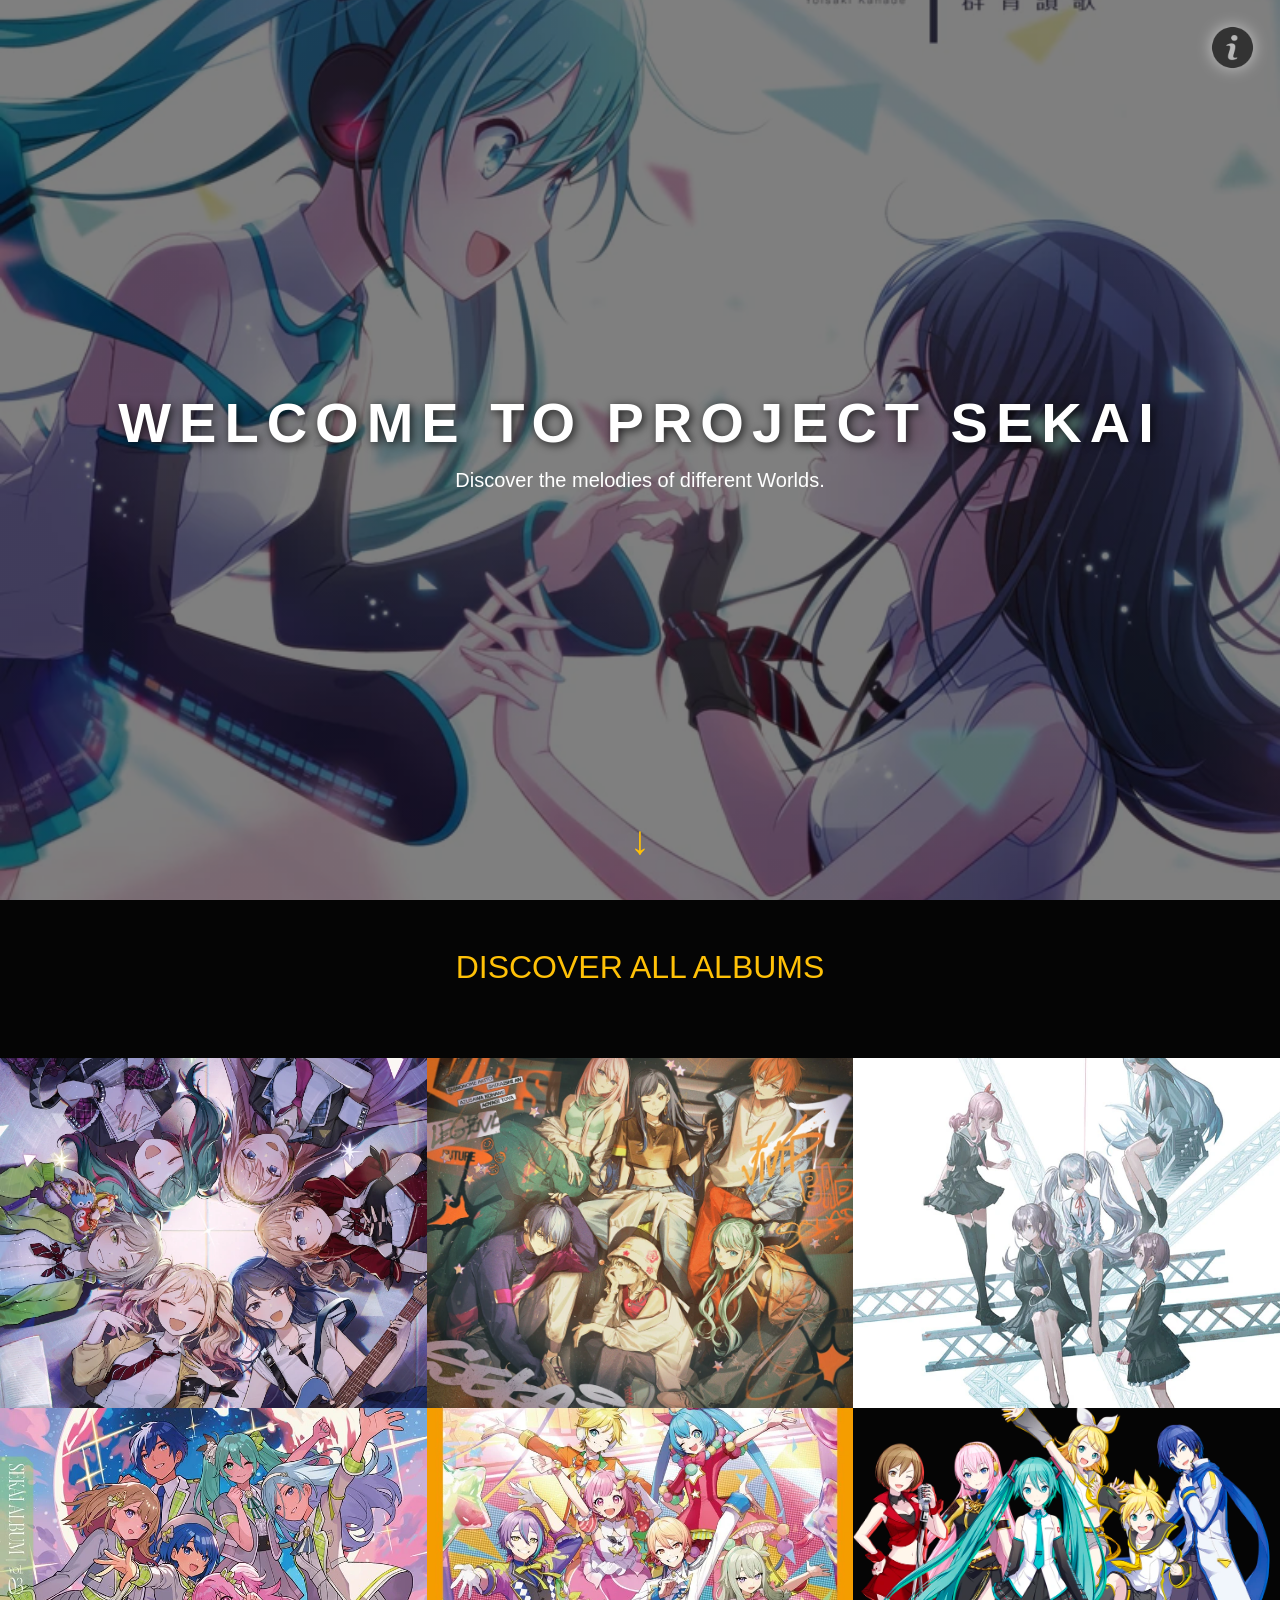
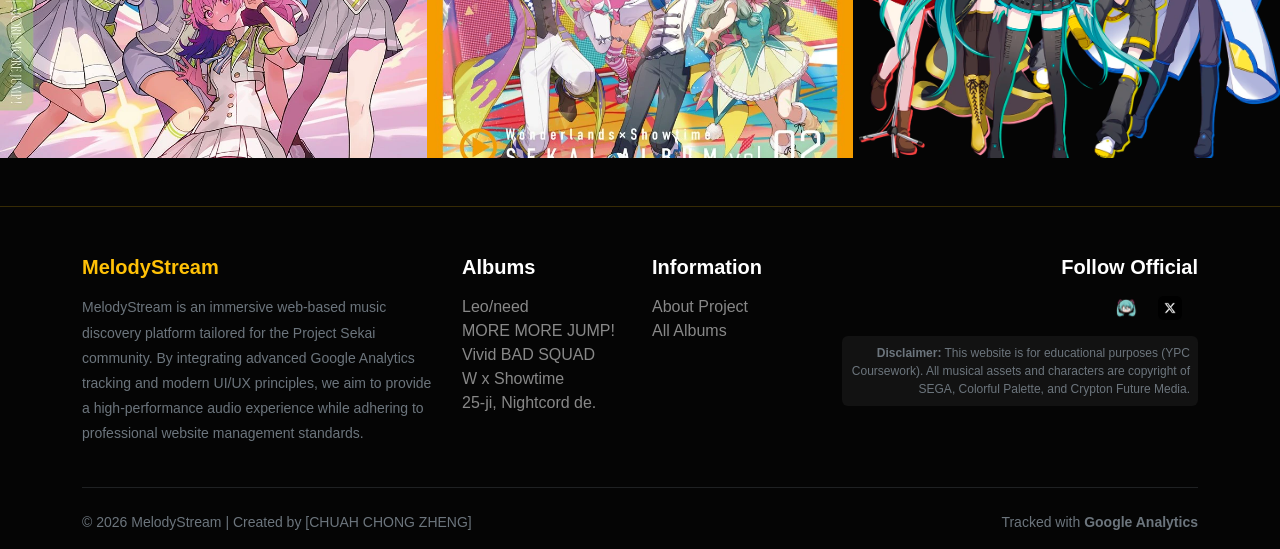
<file: index.html>
<!DOCTYPE html>
<html lang="zh-CN">
<head>
    <meta charset="UTF-8">
    <meta name="viewport" content="width=device-width, initial-scale=1.0">
    <title>MelodyStream </title>
    <meta name="description" content="Project Sekai Music player">
    <meta name="keywords" content="Music Player, Project Sekai, Personal Website">

    <link href="https://cdn.jsdelivr.net/npm/bootstrap@5.3.0/dist/css/bootstrap.min.css" rel="stylesheet">
    <link rel="stylesheet" href="style.css">

    <!-- Google tag (gtag.js) -->
<script async src="https://www.googletagmanager.com/gtag/js?id=G-RX7QECNKS8"></script>
<script>
  window.dataLayer = window.dataLayer || [];
  function gtag(){dataLayer.push(arguments);}
  gtag('js', new Date());

  gtag('config', 'G-RX7QECNKS8');
</script>
</head>
<body>
    <a href="about.html" class="about-us-btn" title="About MelodyStream">
        <img src="image/about-icon.png" alt="About Us"> 
    </a>
    <section class="hero-section">
        <div class="hero-content">
            <h1>WELCOME TO <strong>PROJECT SEKAI</strong></h1>
            <p class="lead">Discover the melodies of different Worlds.</p>
        </div>
    
        <div class="scroll-icon">
            <a href="#artists">
                <span class="arrow">↓</span> </a>
        </div>
    </section>
    
    <main class="container my-5" id="artists">
        <h2 class="text-center text-warning mb-5">DISCOVER ALL ALBUMS</h2>
        <div class="row g-4">
            </div>
    </main>

    <main id="artist-grid" class="container-fluid p-0">
        <div class="row g-0">
            
            <div class="col-md-4 col-sm-6 artist-item">
                <a href="leo-need.html" class="text-decoration-none">
                    <img src="image/Leo-need_SEKAI_ALBUM_Vol.1.webp" alt="Leo/need Album">
                    <div class="overlay">
                        <div class="text">
                            <h3>Leo-need</h3>
                            <p>ROCK / POP</p>
                        </div>
                    </div>
                </a>
            </div>

            <div class="col-md-4 col-sm-6 artist-item">
                <a href="vivid-bad-squad.html" class="text-decoration-none">
                    <img src="image/Vivid_BAD_SQUAD_SEKAI_ALBUM_Vol.3_Cover_Clean.webp" alt="Vivid BAD SQUAD Album">
                    <div class="overlay">
                        <div class="text">
                            <h3>Vivid BAD SQUAD</h3>
                            <p>STREET / HIP-HOP</p>
                        </div>
                    </div>
                </a>
            </div>

            <div class="col-md-4 col-sm-6 artist-item">
                <a href="nightcord.html" class="text-decoration-none">
                    <img src="image/25-ji_Nightcord_de_SEKAI_ALBUM_Vol_1.webp" alt="25時、ナイトコードで。Album">
                    <div class="overlay">
                        <div class="text">
                            <h3>25-ji, Nightcord de.</h3>
                            <p>DARK POP / ELECTRO</p>
                        </div>
                    </div>
                </a>
            </div>

            <div class="col-md-4 col-sm-6 artist-item">
                <a href="mmj.html" class="text-decoration-none">
                    <img src="image/mmj.webp" alt="MORE MORE JUMP! Album">
                    <div class="overlay">
                        <div class="text">
                            <h3>MORE MORE JUMP!</h3>
                            <p>IDOL POP</p>
                        </div>
                    </div>
                </a>
            </div>

            <div class="col-md-4 col-sm-6 artist-item">
                <a href="wxs.html" class="text-decoration-none">
                    <img src="image/Wonderlands_x_Showtime_SEKAI_ALBUM_Vol_2.webp" alt="Wonderlands x Showtime Album">
                    <div class="overlay">
                        <div class="text">
                            <h3>Wonderlands x Showtime</h3>
                            <p>MUSICAL / SHOW</p>
                        </div>
                    </div>
                </a>
            </div>

            <div class="col-md-4 col-sm-6 artist-item">
                <a href="virtual-singer.html" class="text-decoration-none">
                    <img src="image/Vs_Group.webp" alt="Virtual Singer Album">
                    <div class="overlay">
                        <div class="text">
                            <h3>VIRTUAL SINGER</h3>
                            <p>VOCALOID</p>
                        </div>
                    </div>
                </a>
            </div>

            </div>
    </main>

<footer class="footer mt-5 pt-5 pb-3">
    <div class="container">
        <div class="row g-4">

            <div class="col-lg-4 col-md-6">
                <h5 class="text-warning fw-bold mb-3">MelodyStream</h5>
                <p class="text-secondary small" style="line-height: 1.8;">
                    MelodyStream is an immersive web-based music discovery platform tailored for the Project Sekai community. By integrating advanced Google Analytics tracking and modern UI/UX principles, we aim to provide a high-performance audio experience while adhering to professional website management standards.
                </p>
            </div>

            <div class="col-lg-2 col-md-6">
                <h5 class="text-white fw-bold mb-3">Albums</h5>
                <ul class="list-unstyled footer-links">
                    <li><a href="leo-need.html">Leo/need</a></li>
                    <li><a href="mmj.html">MORE MORE JUMP!</a></li>
                    <li><a href="vivid-bad-squad.html">Vivid BAD SQUAD</a></li>
                    <li><a href="wxs.html">W x Showtime</a></li>
                    <li><a href="nightcord.html">25-ji, Nightcord de.</a></li>
                </ul>
            </div>

            <div class="col-lg-2 col-md-6">
                <h5 class="text-white fw-bold mb-3">Information</h5>
                <ul class="list-unstyled footer-links">
                    <li><a href="about.html">About Project</a></li>
                    <li><a href="index.html#artists">All Albums</a></li>
                </ul>
            </div>

            <div class="col-lg-4 col-md-6 text-md-end">
                <h5 class="text-white fw-bold mb-3">Follow Official</h5>
                <div class="social-icons mb-3">
                    <a href="https://pjsekai.sega.jp/" target="_blank" class="me-3"><img src="image/webisitelogo.png" style="width: 24px;" alt="Official Site"></a>
                    <a href="https://x.com/pj_sekai" class="me-3"><img src="image/xlogo.png" style="width: 24px;" alt="Twitter"></a>
                </div>
                <div class="disclaimer-box p-2 rounded" style="background: rgba(255,255,255,0.05); font-size: 0.75rem;">
                    <p class="m-0 text-secondary italic">
                        <strong>Disclaimer:</strong> This website is for educational purposes (YPC Coursework). All musical assets and characters are copyright of SEGA, Colorful Palette, and Crypton Future Media.
                    </p>
                </div>
            </div>
        </div>

        <hr class="my-4 border-secondary opacity-25">

        <div class="row align-items-center">
            <div class="col-md-6 text-center text-md-start">
                <p class="small text-secondary mb-0">&copy; 2026 MelodyStream | Created by [CHUAH CHONG ZHENG]</p>
            </div>
            <div class="col-md-6 text-center text-md-end">
                <p class="small text-secondary mb-0">Tracked with <strong>Google Analytics </strong></p>
            </div>
        </div>
    </div>
</footer>

    <script src="script.js"></script>
</body>
</html>
</file>
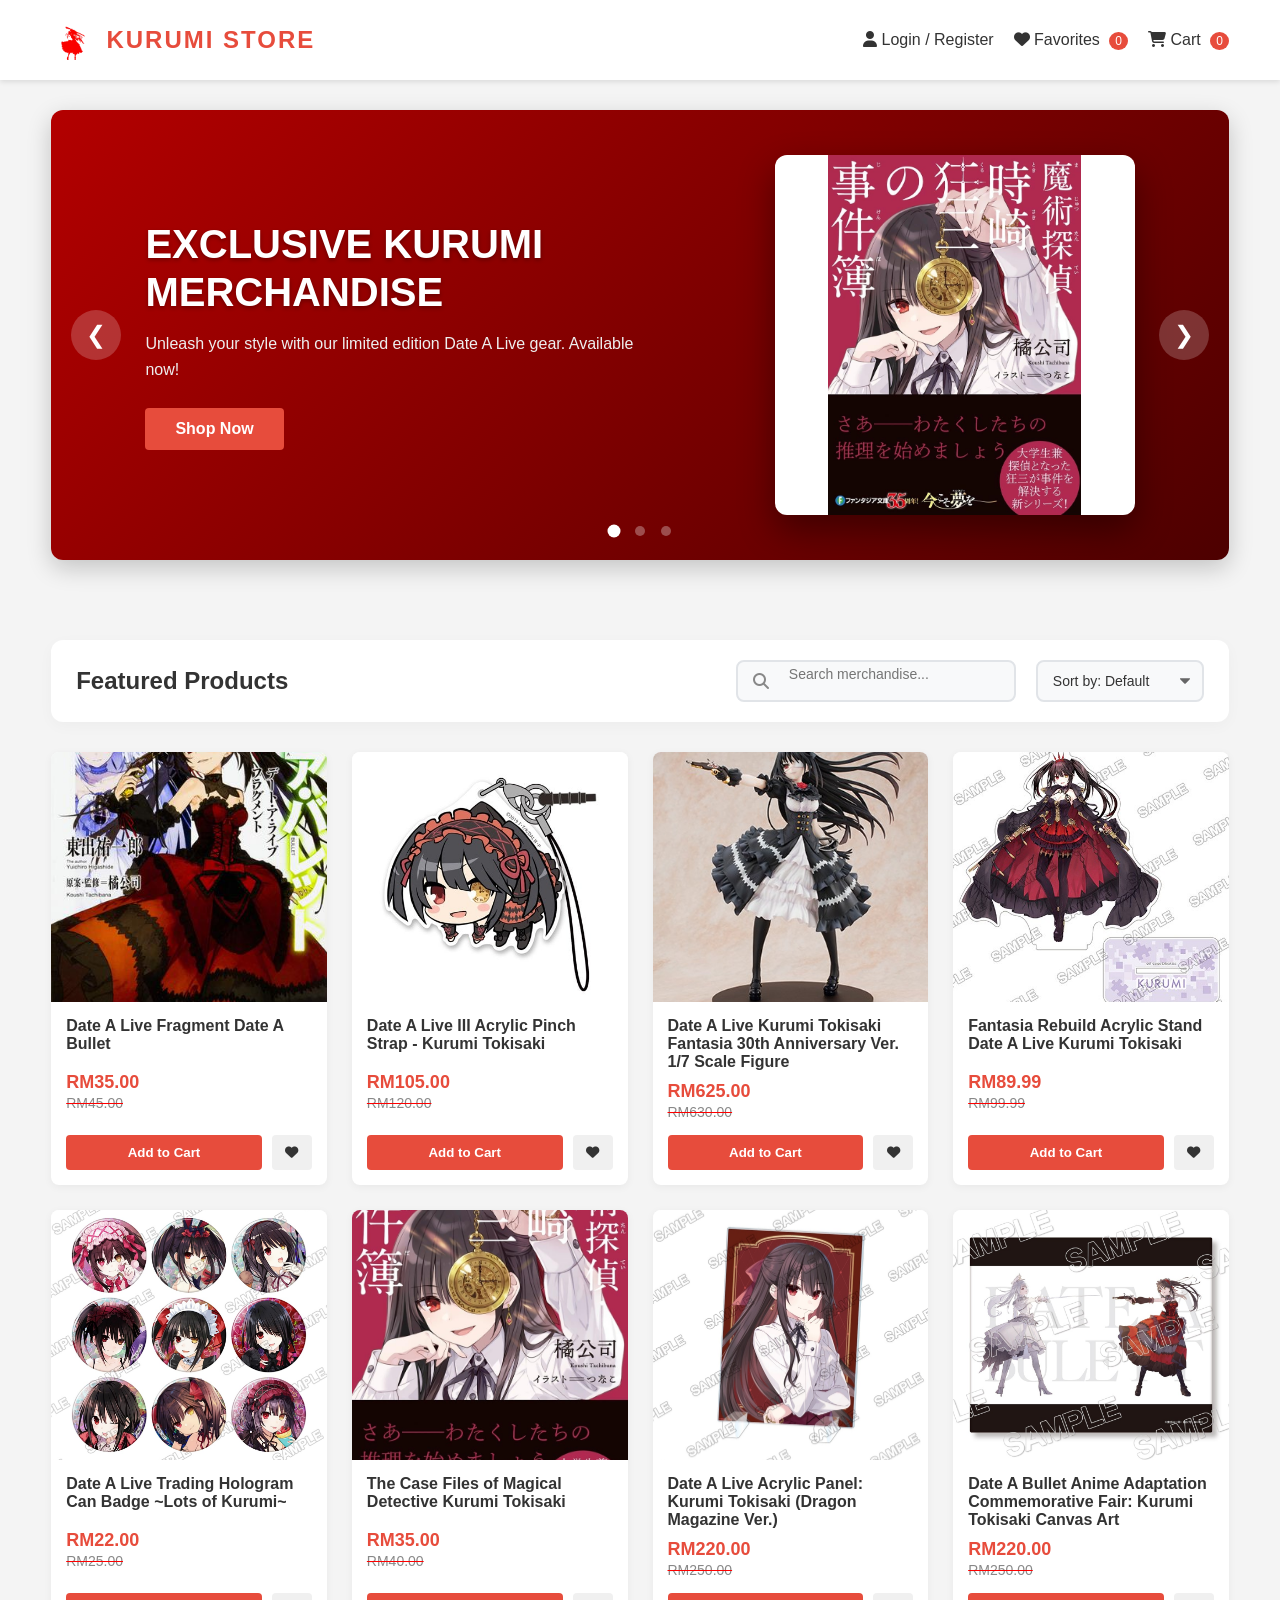
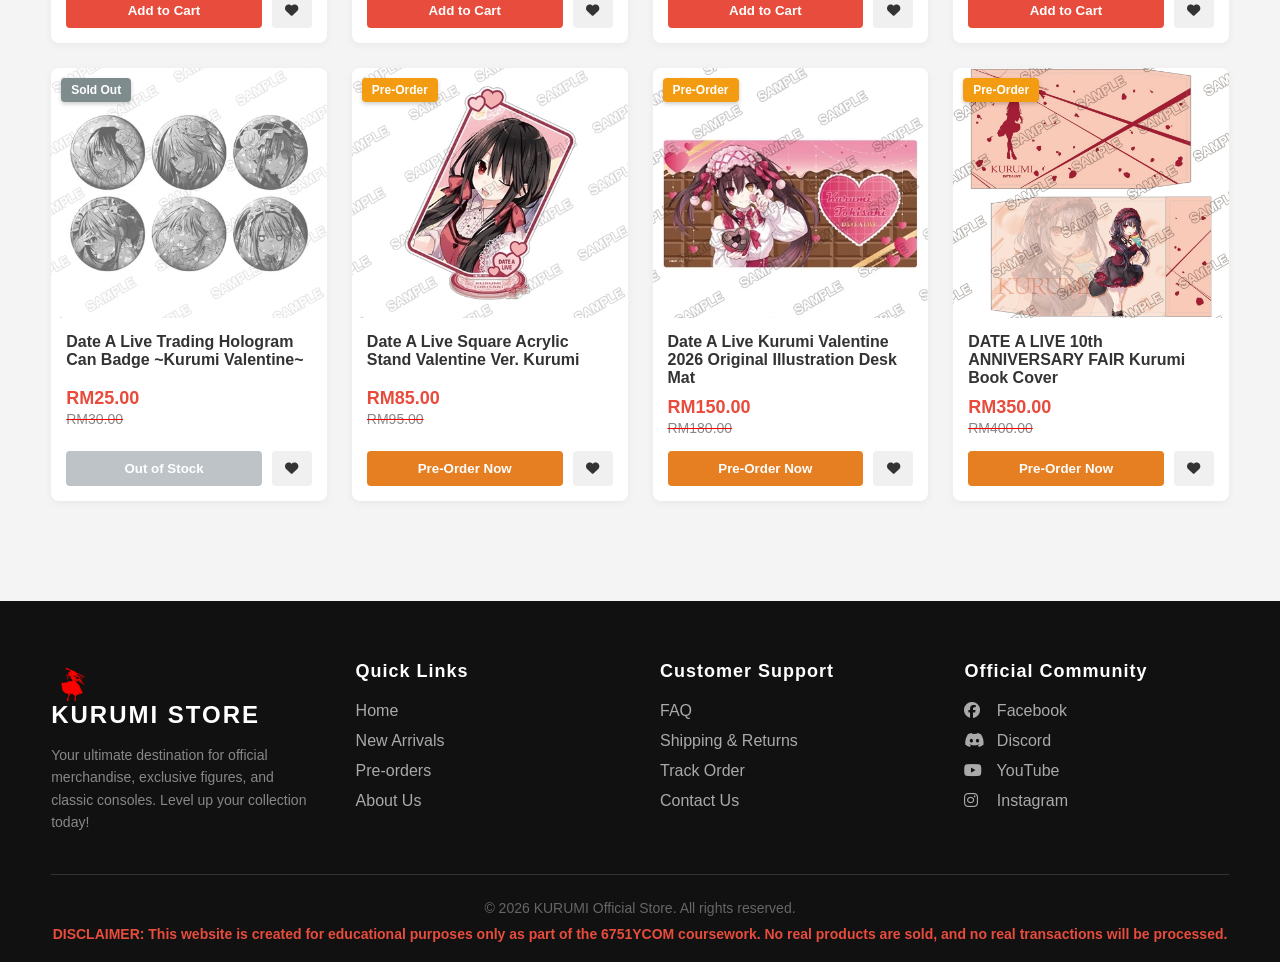
<file: kurumistore/index.html>
<!DOCTYPE html>
<html lang="en">
<head>
    <meta charset="UTF-8">
    <meta name="viewport" content="width=device-width, initial-scale=1.0">
    <title>KURUMI  Store - Merchandise </title>
    <link rel="stylesheet" href="https://cdnjs.cloudflare.com/ajax/libs/font-awesome/6.4.0/css/all.min.css">
    <link rel="stylesheet" href="style.css">
</head>
<body>

    <header>
        <a href="#" class="logo">
            <img src="logo.png" alt="Logo"> KURUMI STORE </a>
            <div class="nav-links">
                <div id="loginBtn" onclick="openModal('loginModal')"><i class="fas fa-user"></i> Login / Register</div>
                
                <div id="userProfile" class="user-profile" style="display: none;">
                    <div class="user-avatar" id="userAvatar">U</div>
                    <span class="user-name" id="userName">User</span>
                    <button class="btn-logout" onclick="logout()">Logout</button>
                </div>
    
                <div onclick="openModal('favModal')"><i class="fas fa-heart"></i> Favorites <span class="badge" id="favBadge">0</span></div>
                <div onclick="openModal('cartModal')"><i class="fas fa-shopping-cart"></i> Cart <span class="badge" id="cartBadge">0</span></div>
            </div>
    </header>

    <div class="hero-banner">
        <div class="carousel-container" id="carouselContainer">
            <div class="carousel-slide" style="background: linear-gradient(135deg, #b30000, #4d0000);">
                <div class="slide-content">
                    <h2>EXCLUSIVE KURUMI MERCHANDISE</h2>
                    <p>Unleash your style with our limited edition Date A Live gear. Available now!</p>
                    <button class="btn btn-add" onclick="window.scrollTo({top: document.getElementById('productGrid').offsetTop - 100, behavior: 'smooth'})">Shop Now</button>
                </div>
                <div class="slide-image-wrapper">
                    <img src="kurumiEbook.jpg" alt="Spring Sale">
                </div>
            </div>

            <div class="carousel-slide" style="background: linear-gradient(135deg, #b30000, #4d0000);">
                <div class="slide-content">
                    <h2>NEW ARRIVALS DETECTED</h2>
                    <p>From premium action figures to exclusive hoodies. Upgrade your anime collection today.</p>
                    <button class="btn btn-add" onclick="openProductModal(2)">View Details</button>
                </div>
                <div class="slide-image-wrapper">
                    <img src="kurumiStrap.jpg" alt="kurumiStrap">
                </div>
            </div>

            <div class="carousel-slide" style="background: linear-gradient(135deg, #b30000, #4d0000);">
                <div class="slide-content">
                    <h2>TIME-LIMITED OFFERS</h2>
                    <p>Don't miss out! Use voucher code <strong>'SEGA10'</strong> at checkout for exclusive discounts.</p>
                    <button class="btn btn-add" onclick="openProductModal(3)">Discover</button>
                </div>
                <div class="slide-image-wrapper">
                    <img src="kurumi1.jpg" alt="Yakuza Collection">
                </div>
            </div>
        </div>
        
        <button class="carousel-btn prev" onclick="moveSlide(-1)">&#10094;</button>
        <button class="carousel-btn next" onclick="moveSlide(1)">&#10095;</button>
        
        <div class="carousel-dots">
            <span class="dot active" onclick="currentSlide(0)"></span>
            <span class="dot" onclick="currentSlide(1)"></span>
            <span class="dot" onclick="currentSlide(2)"></span>
        </div>
    </div>


    <main>
        <div class="toolbar">
            <h2>Featured Products</h2>
            <div class="toolbar-controls">
                <div class="search-bar">
                    <i class="fas fa-search"></i>
                    <input type="text" id="searchInput" placeholder="Search merchandise..." onkeyup="filterAndSortProducts()">
                </div>
                <select id="sortSelect" onchange="filterAndSortProducts()">
                    <option value="default">Sort by: Default</option>
                    <option value="price-asc">Price: Low to High</option>
                    <option value="price-desc">Price: High to Low</option>
                    <option value="name-asc">Name: A to Z</option>
                </select>
            </div>
        </div>
        <div class="grid" id="productGrid">
            </div>
    </main>
 <footer class="site-footer">
    <div class="footer-container">
        <div class="footer-column brand-col">
            <a href="#" class="logo">
                <img src="logo.png" alt="Logo"> KURUMI STORE </a>
            <p>Your ultimate destination for official merchandise, exclusive figures, and classic consoles. Level up your collection today!</p>
        </div>
        
        <div class="footer-column">
            <h3>Quick Links</h3>
            <ul>
                <li><a href="#">Home</a></li>
                <li><a href="#">New Arrivals</a></li>
                <li><a href="#">Pre-orders</a></li>
                <li><a href="#">About Us</a></li>
            </ul>
        </div>
        
        <div class="footer-column">
            <h3>Customer Support</h3>
            <ul>
                <li><a href="#">FAQ</a></li>
                <li><a href="#">Shipping & Returns</a></li>
                <li><a href="#">Track Order</a></li>
                <li><a href="#">Contact Us</a></li>
            </ul>
        </div>
        
        <div class="footer-column social-col">
            <h3>Official Community</h3>
            <div class="social-links">
                <a href="https://www.facebook.com/"><i class="fab fa-facebook"></i> Facebook</a>
                <a href="https://discord.com/"><i class="fab fa-discord"></i> Discord</a>
                <a href="https://www.youtube.com/"><i class="fab fa-youtube"></i> YouTube</a>
                <a href="https://www.instagram.com/?hl=en"><i class="fab fa-instagram"></i> Instagram</a>
            </div>
        </div>
    </div>
    
    <div class="footer-bottom">
        <p>&copy; 2026 KURUMI Official Store. All rights reserved.</p>
        <p style="color: var(--danger-color); font-weight: bold; margin-top: 10px;">
            DISCLAIMER: This website is created for educational purposes only as part of the 6751YCOM coursework. No real products are sold, and no real transactions will be processed.
        </p>
    </div>
</footer>

    <div class="modal-overlay" id="productModal">
        <div class="modal product-modal">
            <span class="close-btn" onclick="closeModal('productModal')">&times;</span>
            <div class="product-details-container" id="productDetailsContent">
                </div>
        </div>
    </div>

    <div class="modal-overlay" id="loginModal">
        <div class="modal">
            <span class="close-btn" onclick="closeModal('loginModal')">&times;</span>
            <h2>Login / Register</h2>
            <form id="loginForm" onsubmit="handleLogin(event)">
                <label>Email</label>
                <input type="email" id="loginEmail" placeholder="Enter your email" required>
                <label>Password</label>
                <input type="password" placeholder="Enter your password" required>
                <button type="submit" class="btn-submit">Sign In / Register</button>
                <p style="text-align: center; margin-top: 15px; font-size: 14px; color: #666;">If you don't have an account, one will be created.</p>
            </form>
        </div>
    </div>

    <div class="modal-overlay" id="cartModal">
        <div class="modal" style="width: 500px;">
            <span class="close-btn" onclick="closeModal('cartModal')">&times;</span>
            <h2>Your Cart</h2>
            
            <div id="cartControls" class="cart-controls" style="display: none;">
                <input type="checkbox" id="selectAllCheckbox" onchange="toggleSelectAll(this.checked)">
                <label for="selectAllCheckbox">Select All</label>
            </div>

            <div id="cartItemsContainer"></div>
            
            <div class="cart-total" id="cartTotal">Selected Total: RM0.00</div>
            <button class="btn btn-submit btn-checkout" onclick="checkout()">Proceed to Checkout</button>
        </div>
    </div>

    <div class="modal-overlay" id="favModal">
        <div class="modal" style="width: 500px;">
            <span class="close-btn" onclick="closeModal('favModal')">&times;</span>
            <h2>Your Favorites</h2>
            <div id="favItemsContainer"></div>
        </div>
    </div>
   
    <div id="toastContainer" class="toast-container"></div>
    <script src="script.js"></script>
</body>
</html>
</file>
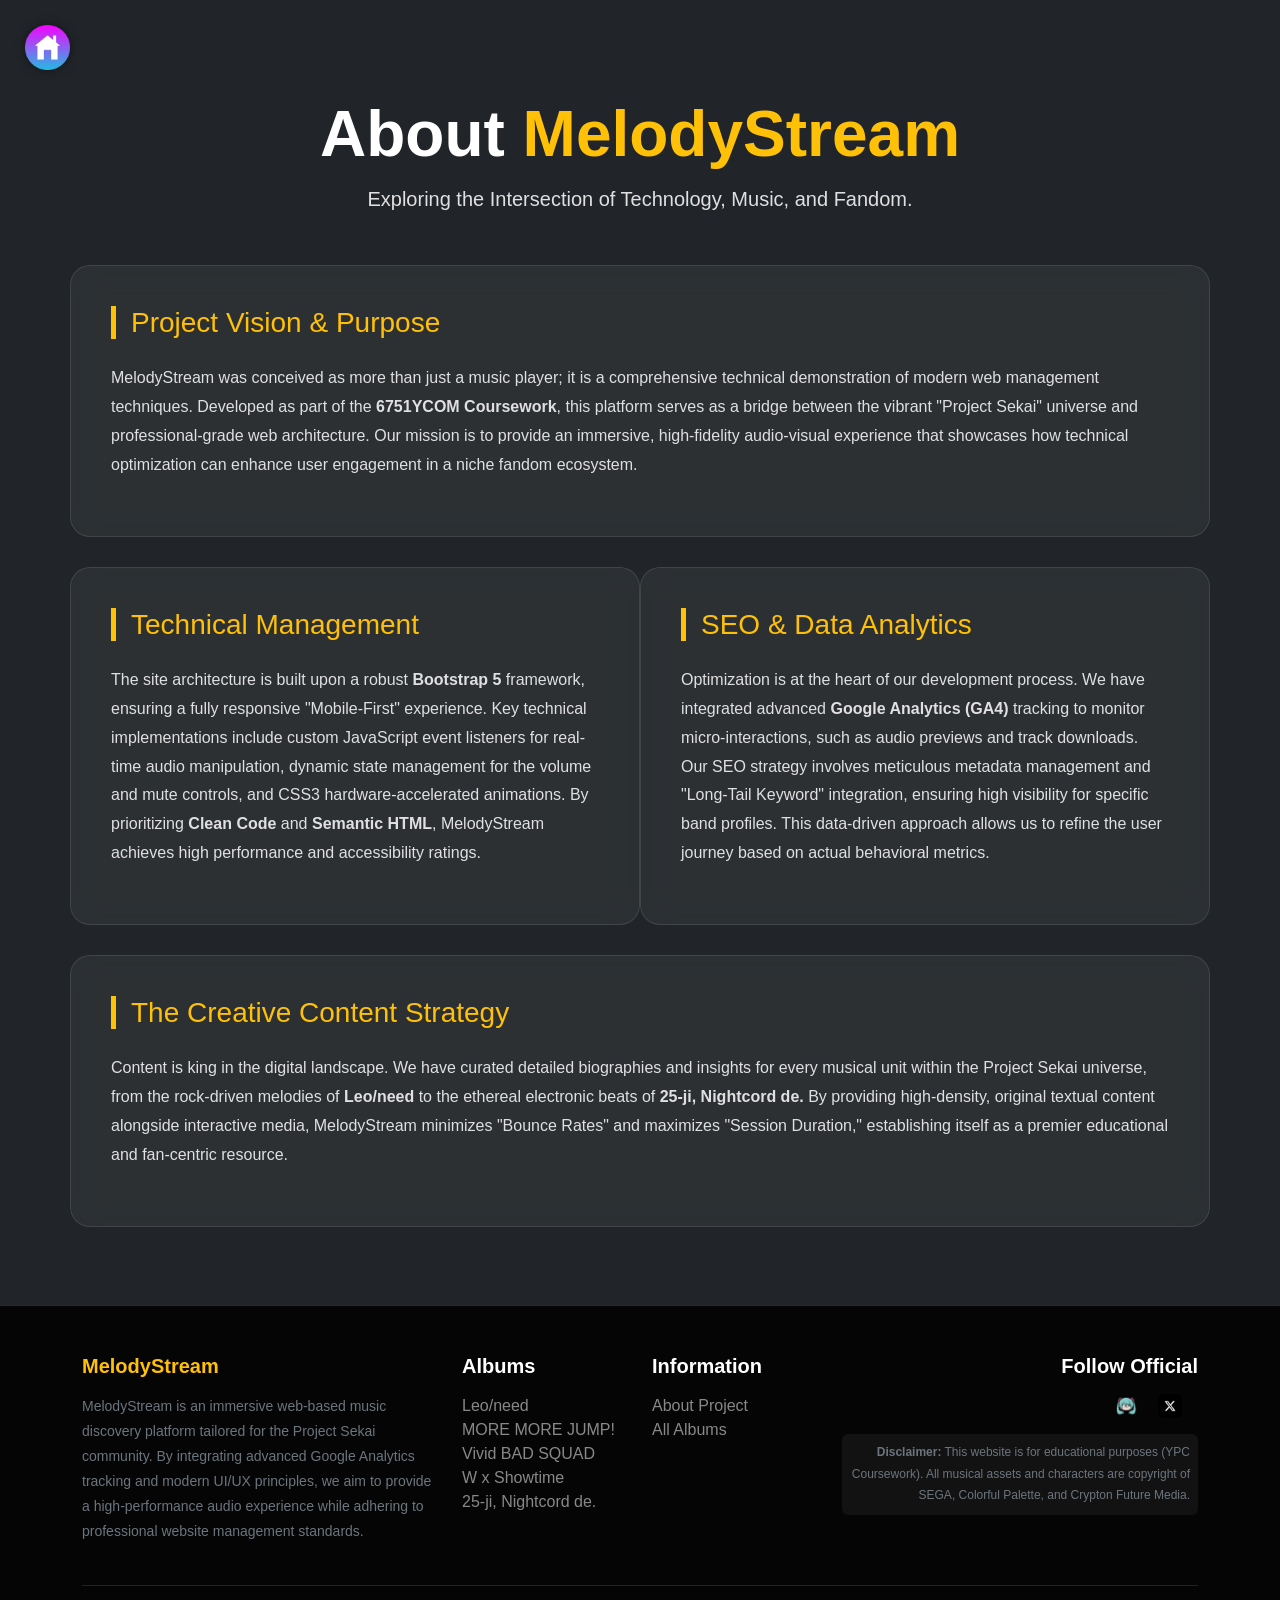
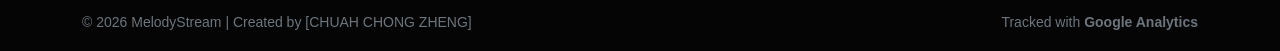
<file: about.html>
<!DOCTYPE html>
<html lang="en">
<head>
    <meta charset="UTF-8">
    <meta name="viewport" content="width=device-width, initial-scale=1.0">
    <title>About Us | MelodyStream - Project Sekai Music Hub</title>
    <meta name="keywords" content="Music Streaming Project, Website Management, Google Analytics Tracking, Project Sekai Fan Project, Web Development Portfolio">
    <meta name="description" content="Learn about the technical development and creative vision behind MelodyStream.">
    
    <link href="https://cdn.jsdelivr.net/npm/bootstrap@5.3.0/dist/css/bootstrap.min.css" rel="stylesheet">
    <link rel="stylesheet" href="style.css">
    <style>
        .glass-card {
            background: rgba(255, 255, 255, 0.05);
            backdrop-filter: blur(15px);
            border: 1px solid rgba(255, 255, 255, 0.1);
            border-radius: 20px;
            padding: 40px;
            margin-bottom: 30px;
        }
        .section-title {
            color: #ffc107;
            border-left: 5px solid #ffc107;
            padding-left: 15px;
            margin-bottom: 25px;
        }
        p { line-height: 1.8; color: #e0e0e0; }
    </style>
    <script async src="https://www.googletagmanager.com/gtag/js?id=G-RX7QECNKS8"></script>
    <script>
      window.dataLayer = window.dataLayer || [];
      function gtag(){dataLayer.push(arguments);}
      gtag('js', new Date());
    
      gtag('config', 'G-RX7QECNKS8');
    </script>
</head>
<body class="bg-dark text-white">
    <a href="index.html" class="back-home-btn">
        <img src="image/home.png" alt="Back">
    </a>

    <div class="container mt-5 pt-5">
        <header class="text-center mb-5">
            <h1 class="display-3 fw-bold">About <span class="text-warning">MelodyStream</span></h1>
            <p class="lead">Exploring the Intersection of Technology, Music, and Fandom.</p>
        </header>

        <div class="row">
            <div class="col-md-12 glass-card">
                <h3 class="section-title">Project Vision & Purpose</h3>
                <p>
                    MelodyStream was conceived as more than just a music player; it is a comprehensive technical demonstration of modern web management techniques. Developed as part of the <strong>6751YCOM Coursework</strong>, this platform serves as a bridge between the vibrant "Project Sekai" universe and professional-grade web architecture. Our mission is to provide an immersive, high-fidelity audio-visual experience that showcases how technical optimization can enhance user engagement in a niche fandom ecosystem.
                </p>
            </div>

            <div class="col-md-6 glass-card">
                <h3 class="section-title">Technical Management</h3>
                <p>
                    The site architecture is built upon a robust <strong>Bootstrap 5</strong> framework, ensuring a fully responsive "Mobile-First" experience. Key technical implementations include custom JavaScript event listeners for real-time audio manipulation, dynamic state management for the volume and mute controls, and CSS3 hardware-accelerated animations. By prioritizing <strong>Clean Code</strong> and <strong>Semantic HTML</strong>, MelodyStream achieves high performance and accessibility ratings.
                </p>
            </div>

            <div class="col-md-6 glass-card">
                <h3 class="section-title">SEO & Data Analytics</h3>
                <p>
                    Optimization is at the heart of our development process. We have integrated advanced <strong>Google Analytics (GA4)</strong> tracking to monitor micro-interactions, such as audio previews and track downloads. Our SEO strategy involves meticulous metadata management and "Long-Tail Keyword" integration, ensuring high visibility for specific band profiles. This data-driven approach allows us to refine the user journey based on actual behavioral metrics.
                </p>
            </div>

            <div class="col-md-12 glass-card">
                <h3 class="section-title">The Creative Content Strategy</h3>
                <p>
                    Content is king in the digital landscape. We have curated detailed biographies and insights for every musical unit within the Project Sekai universe, from the rock-driven melodies of <strong>Leo/need</strong> to the ethereal electronic beats of <strong>25-ji, Nightcord de.</strong> By providing high-density, original textual content alongside interactive media, MelodyStream minimizes "Bounce Rates" and maximizes "Session Duration," establishing itself as a premier educational and fan-centric resource.
                </p>
            </div>
        </div>
    </div>
    <footer class="footer mt-5 pt-5 pb-3">
        <div class="container">
            <div class="row g-4">
    
                <div class="col-lg-4 col-md-6">
                    <h5 class="text-warning fw-bold mb-3">MelodyStream</h5>
                    <p class="text-secondary small" style="line-height: 1.8;">
                        MelodyStream is an immersive web-based music discovery platform tailored for the Project Sekai community. By integrating advanced Google Analytics tracking and modern UI/UX principles, we aim to provide a high-performance audio experience while adhering to professional website management standards.
                    </p>
                </div>
    
                <div class="col-lg-2 col-md-6">
                    <h5 class="text-white fw-bold mb-3">Albums</h5>
                    <ul class="list-unstyled footer-links">
                        <li><a href="leo-need.html">Leo/need</a></li>
                        <li><a href="mmj.html">MORE MORE JUMP!</a></li>
                        <li><a href="vbs.html">Vivid BAD SQUAD</a></li>
                        <li><a href="wxs.html">W x Showtime</a></li>
                        <li><a href="25ji.html">25-ji, Nightcord de.</a></li>
                    </ul>
                </div>
    
                <div class="col-lg-2 col-md-6">
                    <h5 class="text-white fw-bold mb-3">Information</h5>
                    <ul class="list-unstyled footer-links">
                        <li><a href="about.html">About Project</a></li>
                        <li><a href="index.html#artists">All Albums</a></li>
                    </ul>
                </div>
    
                <div class="col-lg-4 col-md-6 text-md-end">
                    <h5 class="text-white fw-bold mb-3">Follow Official</h5>
                    <div class="social-icons mb-3">
                        <a href="https://pjsekai.sega.jp/" target="_blank" class="me-3"><img src="image/webisitelogo.png" style="width: 24px;" alt="Official Site"></a>
                        <a href="https://x.com/pj_sekai" class="me-3"><img src="image/xlogo.png" style="width: 24px;" alt="Twitter"></a>
                    </div>
                    <div class="disclaimer-box p-2 rounded" style="background: rgba(255,255,255,0.05); font-size: 0.75rem;">
                        <p class="m-0 text-secondary italic">
                            <strong>Disclaimer:</strong> This website is for educational purposes (YPC Coursework). All musical assets and characters are copyright of SEGA, Colorful Palette, and Crypton Future Media.
                        </p>
                    </div>
                </div>
            </div>
    
            <hr class="my-4 border-secondary opacity-25">
    
            <div class="row align-items-center">
                <div class="col-md-6 text-center text-md-start">
                    <p class="small text-secondary mb-0">&copy; 2026 MelodyStream | Created by [CHUAH CHONG ZHENG]</p>
                </div>
                <div class="col-md-6 text-center text-md-end">
                    <p class="small text-secondary mb-0">Tracked with <strong>Google Analytics </strong></p>
                </div>
            </div>
        </div>
    </footer>

</body>
</html>
</file>
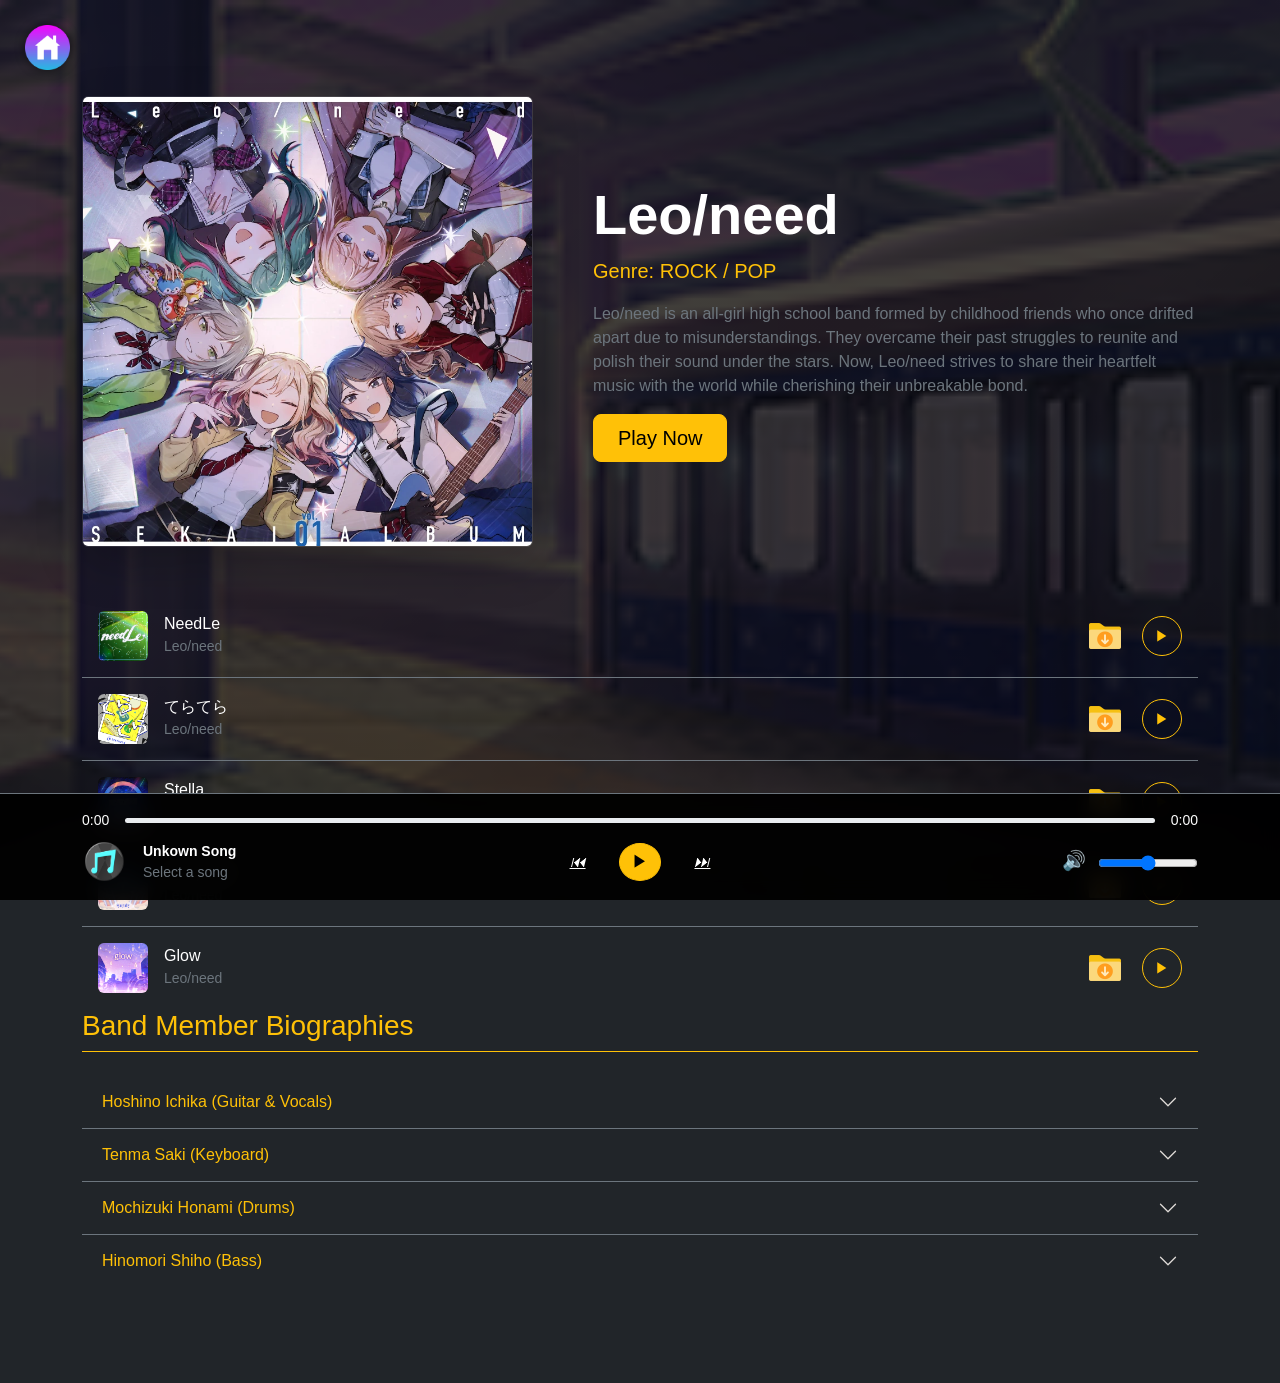
<file: leo-need.html>
<!DOCTYPE html>
<html lang="zh-CN">
<head>
    <meta charset="UTF-8">
    <meta name="viewport" content="width=device-width, initial-scale=1.0">
    <title>Leo/need - Project Sekai | Music Player</title>
    <meta name="keywords" content="Project Sekai">
    <link href="https://cdn.jsdelivr.net/npm/bootstrap@5.3.0/dist/css/bootstrap.min.css" rel="stylesheet">
    <link rel="stylesheet" href="style.css">
    <!-- Google tag (gtag.js) -->
<script async src="https://www.googletagmanager.com/gtag/js?id=G-RX7QECNKS8"></script>
<script>
  window.dataLayer = window.dataLayer || [];
  function gtag(){dataLayer.push(arguments);}
  gtag('js', new Date());

  gtag('config', 'G-RX7QECNKS8');
</script>
</head>
<body class="bg-dark text-white details-page bg-leo">
    <a href="index.html" class="back-home-btn" title="Back to home page">
        <img src="image/home.png" alt="Home"> </a>

    <div class="container mt-5 pt-5">
        <div class="row align-items-center">
            <div class="col-md-5">
                <img src="image/Leo-need_SEKAI_ALBUM_Vol.1.webp" id="album-cover" class="img-fluid rounded shadow-lg" alt="album img">
            </div>
            <div class="col-md-7 ps-md-5">
                <h1 id="artist-title" class="display-4 fw-bold">Leo/need</h1>
                <p class="lead text-warning">Genre: ROCK / POP</p>
                <p class="text-secondary">Leo/need is an all-girl high school band formed by childhood friends who once drifted apart due to misunderstandings. They overcame their past struggles to reunite and polish their sound under the stars. Now, Leo/need strives to share their heartfelt music with the world while cherishing their unbreakable bond.</p>
                <button id="random-play-btn" class="btn btn-warning btn-lg px-4 me-2">Play Now</button>
            </div>
        </div>

        <div class="mt-5 mb-5">
            <div id="track-list" class="list-group list-group-flush bg-transparent">
    
                <div class="list-group-item bg-transparent text-white d-flex align-items-center justify-content-between border-secondary py-3">
                    <div class="d-flex align-items-center flex-grow-1" style="min-width: 200px;">
                        <img src="image/needle.png" class="rounded me-3" style="width: 50px;" alt="NeedLe">
                        <div>
                            <h6 class="mb-0">NeedLe</h6>
                            <small class="text-secondary">Leo/need</small>
                        </div>
                    </div>
                    
                    <div class="d-flex align-items-center">
                        <button class="btn btn-link p-0 download-track-btn" 
                                data-src="audio/needLe.mp3" 
                                title="Download">
                            <img src="image/download-folder.png" class="download-img-btn" alt="download">
                        </button>
                        
                        <button class="btn btn-sm btn-outline-warning play-track-btn" 
                                data-src="audio/needLe.mp3" 
                                data-img="image/needle.png" 
                                data-artist="Leo/need">▶</button>
                    </div>
                </div>
            
                 <div class="list-group-item bg-transparent text-white d-flex align-items-center justify-content-between border-secondary py-3">
                    <div class="d-flex align-items-center flex-grow-1" style="min-width: 200px;">
                        <img src="image/てらてら.png" class="rounded me-3" style="width: 50px;" alt="てらてら">
                        <div>
                            <h6 class="mb-0">てらてら</h6>
                            <small class="text-secondary">Leo/need</small>
                        </div>
                    </div>
                    
                    <div class="d-flex align-items-center">
                        <button class="btn btn-link p-0 download-track-btn" 
                                data-src="audio/てらてら-full.mp3" 
                                title="Download">
                            <img src="image/download-folder.png" class="download-img-btn" alt="download">
                        </button>
                        
                        <button class="btn btn-sm btn-outline-warning play-track-btn" 
                                data-src="audio/てらてら-full.mp3" 
                                data-img="image/てらてら.png" 
                                data-artist="Leo/need">▶</button>
                    </div>
                </div>
                
                <div class="list-group-item bg-transparent text-white d-flex align-items-center justify-content-between border-secondary py-3">
                    <div class="d-flex align-items-center flex-grow-1" style="min-width: 200px;">
                        <img src="image/stella.webp" class="rounded me-3" style="width: 50px;" alt="Stella">
                        <div>
                            <h6 class="mb-0">Stella</h6>
                            <small class="text-secondary">Leo/need</small>
                        </div>
                    </div>
                    
                    <div class="d-flex align-items-center">
                        <button class="btn btn-link p-0 download-track-btn" 
                                data-src="audio/Stella.full.mp3" 
                                title="Download">
                            <img src="image/download-folder.png" class="download-img-btn" alt="download">
                        </button>
                        
                        <button class="btn btn-sm btn-outline-warning play-track-btn" 
                                data-src="audio/Stella.full.mp3" 
                                data-img="image/stella.webp" 
                                data-artist="Leo/need">▶</button>
                    </div>
                </div>
                
                <div class="list-group-item bg-transparent text-white d-flex align-items-center justify-content-between border-secondary py-3">
                    <div class="d-flex align-items-center flex-grow-1" style="min-width: 200px;">
                        <img src="image/Sympathy.png" class="rounded me-3" style="width: 50px;" alt="Sympathy">
                        <div>
                            <h6 class="mb-0">Sympathy</h6>
                            <small class="text-secondary">Leo/need</small>
                        </div>
                    </div>
                    
                    <div class="d-flex align-items-center">
                        <button class="btn btn-link p-0 download-track-btn" 
                                data-src="audio/Sympathy.mp3" 
                                title="Download">
                            <img src="image/download-folder.png" class="download-img-btn" alt="download">
                        </button>
                        
                        <button class="btn btn-sm btn-outline-warning play-track-btn" 
                                data-src="audio/Sympathy.mp3" 
                                data-img="image/Sympathy.png" 
                                data-artist="Leo/need">▶</button>
                    </div>
                </div>
                
                <div class="list-group-item bg-transparent text-white d-flex align-items-center justify-content-between border-secondary py-3">
                    <div class="d-flex align-items-center flex-grow-1" style="min-width: 200px;">
                        <img src="image/glow.png" class="rounded me-3" style="width: 50px;" alt="Glow">
                        <div>
                            <h6 class="mb-0">Glow</h6>
                            <small class="text-secondary">Leo/need</small>
                        </div>
                    </div>
                    
                    <div class="d-flex align-items-center">
                        <button class="btn btn-link p-0 download-track-btn" 
                                data-src="audio/glow.mp3" 
                                title="Download">
                            <img src="image/download-folder.png" class="download-img-btn" alt="download">
                        </button>
                        
                        <button class="btn btn-sm btn-outline-warning play-track-btn" 
                                data-src="audio/glow.mp3" 
                                data-img="image/glow.png" 
                                data-artist="Leo/need">▶</button>
                    </div>
                </div>
                        </div>
                        <div class="row mb-5 pb-5">
                            <div class="col-12">
                                <h3 class="text-warning mb-4 border-bottom border-warning pb-2">Band Member Biographies</h3>
                                <div class="accordion accordion-flush" id="memberAccordion">
                                    
                                    <div class="accordion-item bg-transparent border-secondary text-white">
                                        <h2 class="accordion-header">
                                            <button class="accordion-button collapsed bg-dark text-warning" type="button" data-bs-toggle="collapse" data-bs-target="#bio1">
                                                Hoshino Ichika (Guitar & Vocals)
                                            </button>
                                        </h2>
                                        <div id="bio1" class="accordion-collapse collapse" data-bs-parent="#memberAccordion">
                                            <div class="accordion-body text-light opacity-75" style="line-height: 1.8;">
                                                As the heart of Leo/need, Ichika Hoshino strives to reconnect her childhood friends through her earnest singing and starry-eyed devotion to music.
                                            </div>
                                        </div>
                                    </div>
                        
                                    <div class="accordion-item bg-transparent border-secondary text-white">
                                        <h2 class="accordion-header">
                                            <button class="accordion-button collapsed bg-dark text-warning" type="button" data-bs-toggle="collapse" data-bs-target="#bio2">
                                                Tenma Saki (Keyboard)
                                            </h2>
                                        </h2>
                                        <div id="bio2" class="accordion-collapse collapse" data-bs-parent="#memberAccordion">
                                            <div class="accordion-body text-light opacity-75" style="line-height: 1.8;">
                                                The radiant sun of Leo/need, Saki Tenma fights through her past fragility with an unstoppable bubbly energy to keep the band's bond bright.
                                            </div>
                                        </div>
                                    </div>
                        
                                    <div class="accordion-item bg-transparent border-secondary text-white">
                                        <h2 class="accordion-header">
                                            <button class="accordion-button collapsed bg-dark text-warning" type="button" data-bs-toggle="collapse" data-bs-target="#bio3">
                                                Mochizuki Honami (Drums)
                                            </button>
                                        </h2>
                                        <div id="bio3" class="accordion-collapse collapse" data-bs-parent="#memberAccordion">
                                            <div class="accordion-body text-light opacity-75" style="line-height: 1.8;">
                                                The gentle soul of Leo/need, Honami Mochizuki uses her kind nature and steady rhythm to bridge the gaps between her friends' hearts. 
                                            </div>
                                        </div>
                                    </div>
                        
                                    <div class="accordion-item bg-transparent border-secondary text-white">
                                        <h2 class="accordion-header">
                                            <button class="accordion-button collapsed bg-dark text-warning" type="button" data-bs-toggle="collapse" data-bs-target="#bio4">
                                                Hinomori Shiho (Bass)
                                            </button>
                                        </h2>
                                        <div id="bio4" class="accordion-collapse collapse" data-bs-parent="#memberAccordion">
                                            <div class="accordion-body text-light opacity-75" style="line-height: 1.8;">
                                                The stoic foundation of Leo/need, Shiho Hinomori hides a deep loyalty behind her strict professionalism and "lone wolf" persona.
                                            </div>
                                        </div>
                                    </div>
                        
                                </div>
                            </div>
                        </div>
                </section>      
            
                </div>
        
    </div>
    <div class="fixed-bottom bg-black text-white p-3 border-top border-secondary">
        <div class="container mb-2">
            <div class="d-flex align-items-center">
                <span id="current-time" class="small">0:00</span>
                <div class="progress mx-3 flex-grow-1" style="height: 5px; cursor: pointer;" id="progress-container">
                    <div id="progress-bar" class="progress-bar bg-warning" role="progressbar" style="width: 0%"></div>
                </div>
                <span id="duration-time" class="small">0:00</span>
            </div>
        </div>
        
        <div class="container d-flex align-items-center justify-content-between">

            <div class="d-flex align-items-center d-none d-md-flex" style="width: 250px;">
                <img src="image/placeholder.png" id="current-track-img" class="rounded me-3" style="width: 45px;" alt="当前播放">
                <div>
                    <div id="current-title" class="small fw-bold">Unkown Song</div>
                    <div id="current-artist" class="small text-secondary">Select a song</div>
                </div>
            </div>

            <div class="player-controls">
                <button class="btn btn-link text-white mx-2 btn-prev"><i class="prev-icon">⏮</i></button>
                <button id="main-play-btn" class="btn btn-warning rounded-circle mx-2">▶</button>
                <button class="btn btn-link text-white mx-2 btn-next"><i class="next-icon">⏭</i></button>
            </div>

            <div class="d-none d-md-block" style="width: 250px; text-align: right;">
                <span id="mute-btn" style="cursor: pointer; font-size: 1.2rem;" title="Mute">🔊</span>
                <input type="range" id="volume-control" class="ms-2" 
                       min="0" max="1" step="0.1" value="0.5" 
                       style="width: 100px; cursor: pointer; vertical-align: middle;">
            </div>
        </div>
    </div>
    <script src="https://cdn.jsdelivr.net/npm/bootstrap@5.3.0/dist/js/bootstrap.bundle.min.js"></script>
    <script src="script.js"></script>
</body>
</html>
</file>
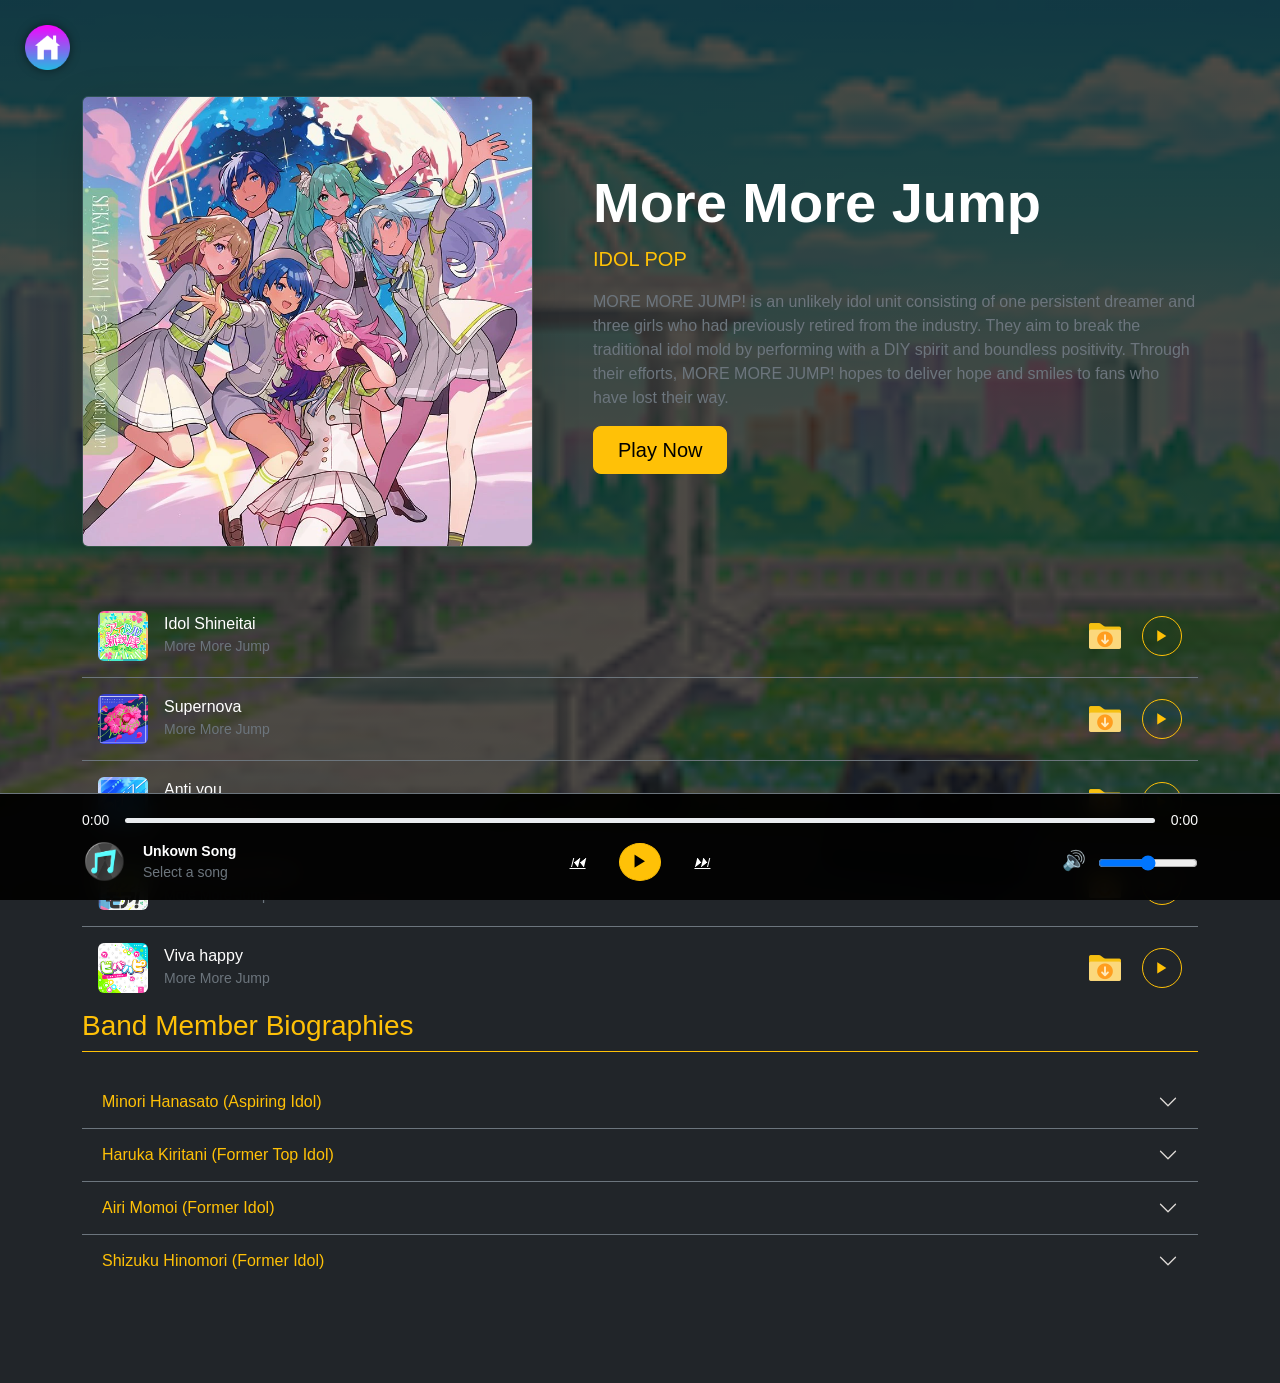
<file: mmj.html>
<!DOCTYPE html>
<html lang="zh-CN">
<head>
    <meta charset="UTF-8">
    <meta name="viewport" content="width=device-width, initial-scale=1.0">
    <title>More More Jump - Project Sekai | Music Player</title>
    <meta name="keywords" content="Project Sekai">
    <link href="https://cdn.jsdelivr.net/npm/bootstrap@5.3.0/dist/css/bootstrap.min.css" rel="stylesheet">
    <link rel="stylesheet" href="style.css">
    <!-- Google tag (gtag.js) -->
<script async src="https://www.googletagmanager.com/gtag/js?id=G-RX7QECNKS8"></script>
<script>
  window.dataLayer = window.dataLayer || [];
  function gtag(){dataLayer.push(arguments);}
  gtag('js', new Date());

  gtag('config', 'G-RX7QECNKS8');
</script>
</head>
<body class="bg-dark text-white details-page bg-mmj">
    <a href="index.html" class="back-home-btn" title="Back to home page">
        <img src="image/home.png" alt="Home"> </a>

    <div class="container mt-5 pt-5">
        <div class="row align-items-center">
            <div class="col-md-5">
                <img src="image/mmj.webp" id="album-cover" class="img-fluid rounded shadow-lg" alt="album img">
            </div>
            <div class="col-md-7 ps-md-5">
                <h1 id="artist-title" class="display-4 fw-bold">More More Jump</h1>
                <p class="lead text-warning">IDOL POP</p>
                <p class="text-secondary">MORE MORE JUMP! is an unlikely idol unit consisting of one persistent dreamer and three girls who had previously retired from the industry. They aim to break the traditional idol mold by performing with a DIY spirit and boundless positivity. Through their efforts, MORE MORE JUMP! hopes to deliver hope and smiles to fans who have lost their way.</p>
                <button id="random-play-btn" class="btn btn-warning btn-lg px-4 me-2">Play Now</button>
            </div>
        </div>

        <div class="mt-5 mb-5">
            <div id="track-list" class="list-group list-group-flush bg-transparent">
    
                <div class="list-group-item bg-transparent text-white d-flex align-items-center justify-content-between border-secondary py-3">
                    <div class="d-flex align-items-center flex-grow-1" style="min-width: 200px;">
                        <img src="image/Idol Shineitai.png" class="rounded me-3" style="width: 50px;" alt="Idol Shineitai">
                        <div>
                            <h6 class="mb-0">Idol Shineitai</h6>
                            <small class="text-secondary">More More Jump</small>
                        </div>
                    </div>
                    
                    <div class="d-flex align-items-center">
                        <button class="btn btn-link p-0 download-track-btn" 
                                data-src="audio/Idol Shineitai.mp3" 
                                title="Download">
                            <img src="image/download-folder.png" class="download-img-btn" alt="download">
                        </button>
                        
                        <button class="btn btn-sm btn-outline-warning play-track-btn" 
                                data-src="audio/Idol Shineitai.mp3" 
                                data-img="image/Idol Shineitai.png" 
                                data-artist="More More Jump">▶</button>
                    </div>
                </div>
            
                 <div class="list-group-item bg-transparent text-white d-flex align-items-center justify-content-between border-secondary py-3">
                    <div class="d-flex align-items-center flex-grow-1" style="min-width: 200px;">
                        <img src="image/Supernova.png" class="rounded me-3" style="width: 50px;" alt="Supernova">
                        <div>
                            <h6 class="mb-0">Supernova</h6>
                            <small class="text-secondary">More More Jump</small>
                        </div>
                    </div>
                    
                    <div class="d-flex align-items-center">
                        <button class="btn btn-link p-0 download-track-btn" 
                                data-src="audio/Supernova.mp3" 
                                title="Download">
                            <img src="image/download-folder.png" class="download-img-btn" alt="download">
                        </button>
                        
                        <button class="btn btn-sm btn-outline-warning play-track-btn" 
                                data-src="audio/Supernova.mp3" 
                                data-img="image/Supernova.png" 
                                data-artist="More More Jump">▶</button>
                    </div>
                </div>
                
                <div class="list-group-item bg-transparent text-white d-flex align-items-center justify-content-between border-secondary py-3">
                    <div class="d-flex align-items-center flex-grow-1" style="min-width: 200px;">
                        <img src="image/Anti you.png" class="rounded me-3" style="width: 50px;" alt="Anit you">
                        <div>
                            <h6 class="mb-0">Anti you</h6>
                            <small class="text-secondary">More More jump</small>
                        </div>
                    </div>
                    
                    <div class="d-flex align-items-center">
                        <button class="btn btn-link p-0 download-track-btn" 
                                data-src="audio/Anti you.mp3" 
                                title="Download">
                            <img src="image/download-folder.png" class="download-img-btn" alt="download">
                        </button>
                        
                        <button class="btn btn-sm btn-outline-warning play-track-btn" 
                                data-src="audio/Anti you.mp3" 
                                data-img="image/Anti you.png" 
                                data-artist="More More Jump">▶</button>
                    </div>
                </div>
                
                <div class="list-group-item bg-transparent text-white d-flex align-items-center justify-content-between border-secondary py-3">
                    <div class="d-flex align-items-center flex-grow-1" style="min-width: 200px;">
                        <img src="image/More! Jump! More!.png" class="rounded me-3" style="width: 50px;" alt="More! Jump! More!">
                        <div>
                            <h6 class="mb-0">More! Jump! More!</h6>
                            <small class="text-secondary">More More Jump</small>
                        </div>
                    </div>
                    
                    <div class="d-flex align-items-center">
                        <button class="btn btn-link p-0 download-track-btn" 
                                data-src="audio/More! Jump! More!.mp3" 
                                title="Download">
                            <img src="image/download-folder.png" class="download-img-btn" alt="download">
                        </button>
                        
                        <button class="btn btn-sm btn-outline-warning play-track-btn" 
                                data-src="audio/More! Jump! More!.mp3" 
                                data-img="image/More! Jump! More!.png" 
                                data-artist="More More Jump">▶</button>
                    </div>
                </div>
                
                <div class="list-group-item bg-transparent text-white d-flex align-items-center justify-content-between border-secondary py-3">
                    <div class="d-flex align-items-center flex-grow-1" style="min-width: 200px;">
                        <img src="image/Viva happy.png" class="rounded me-3" style="width: 50px;" alt="Viva happy">
                        <div>
                            <h6 class="mb-0">Viva happy</h6>
                            <small class="text-secondary">More More Jump</small>
                        </div>
                    </div>
                    
                    <div class="d-flex align-items-center">
                        <button class="btn btn-link p-0 download-track-btn" 
                                data-src="audio/Viva happy.mp3" 
                                title="Download">
                            <img src="image/download-folder.png" class="download-img-btn" alt="download">
                        </button>
                        
                        <button class="btn btn-sm btn-outline-warning play-track-btn" 
                                data-src="audio/Viva happy.mp3" 
                                data-img="image/Viva happy.png" 
                                data-artist="More More Jump">▶</button>
                    </div>
                </div>
                        </div>
                        <div class="row mb-5 pb-5">
                            <div class="col-12">
                                <h3 class="text-warning mb-4 border-bottom border-warning pb-2">Band Member Biographies</h3>
                                <div class="accordion accordion-flush" id="memberAccordion">
                                    
                                    <div class="accordion-item bg-transparent border-secondary text-white">
                                        <h2 class="accordion-header">
                                            <button class="accordion-button collapsed bg-dark text-warning" type="button" data-bs-toggle="collapse" data-bs-target="#bio1">
                                                Minori Hanasato (Aspiring Idol)
                                            </button>
                                        </h2>
                                        <div id="bio1" class="accordion-collapse collapse" data-bs-parent="#memberAccordion">
                                            <div class="accordion-body text-light opacity-75" style="line-height: 1.8;">
                                                The ultimate dreamer of MORE MORE JUMP!, Minori Hanasato proves that pure effort can turn even the unluckiest girl into a shining idol.
                                            </div>
                                        </div>
                                    </div>
                        
                                    <div class="accordion-item bg-transparent border-secondary text-white">
                                        <h2 class="accordion-header">
                                            <button class="accordion-button collapsed bg-dark text-warning" type="button" data-bs-toggle="collapse" data-bs-target="#bio2">
                                                Haruka Kiritani	(Former Top Idol)
                                            </h2>
                                        </h2>
                                        <div id="bio2" class="accordion-collapse collapse" data-bs-parent="#memberAccordion">
                                            <div class="accordion-body text-light opacity-75" style="line-height: 1.8;">
                                                The charismatic center of MORE MORE JUMP!, Haruka Kiritani rediscovers her love for the stage by leaving her "perfect" past to find a new, authentic path.
                                            </div>
                                        </div>
                                    </div>
                        
                                    <div class="accordion-item bg-transparent border-secondary text-white">
                                        <h2 class="accordion-header">
                                            <button class="accordion-button collapsed bg-dark text-warning" type="button" data-bs-toggle="collapse" data-bs-target="#bio3">
                                                Airi Momoi (Former Idol)
                                            </button>
                                        </h2>
                                        <div id="bio3" class="accordion-collapse collapse" data-bs-parent="#memberAccordion">
                                            <div class="accordion-body text-light opacity-75" style="line-height: 1.8;">
                                                The fiery spirit of MORE MORE JUMP!, Airi Momoi uses her veteran idol experience and "tsundere" charm to push the group to professional heights.
                                            </div>
                                        </div>
                                    </div>
                        
                                    <div class="accordion-item bg-transparent border-secondary text-white">
                                        <h2 class="accordion-header">
                                            <button class="accordion-button collapsed bg-dark text-warning" type="button" data-bs-toggle="collapse" data-bs-target="#bio4">
                                                Shizuku Hinomori (Former Idol)
                                            </button>
                                        </h2>
                                        <div id="bio4" class="accordion-collapse collapse" data-bs-parent="#memberAccordion">
                                            <div class="accordion-body text-light opacity-75" style="line-height: 1.8;">
                                                The ethereal beauty of MORE MORE JUMP!, Shizuku Hinomori balances her elegant stage presence with a hilariously clumsy and directionless daily life.
                                            </div>
                                        </div>
                                    </div>
                        
                                </div>
                            </div>
                        </div>
                </section>      
            
                </div>
        
    </div>
    <div class="fixed-bottom bg-black text-white p-3 border-top border-secondary">
        <div class="container mb-2">
            <div class="d-flex align-items-center">
                <span id="current-time" class="small">0:00</span>
                <div class="progress mx-3 flex-grow-1" style="height: 5px; cursor: pointer;" id="progress-container">
                    <div id="progress-bar" class="progress-bar bg-warning" role="progressbar" style="width: 0%"></div>
                </div>
                <span id="duration-time" class="small">0:00</span>
            </div>
        </div>
        
        <div class="container d-flex align-items-center justify-content-between">

            <div class="d-flex align-items-center d-none d-md-flex" style="width: 250px;">
                <img src="image/placeholder.png" id="current-track-img" class="rounded me-3" style="width: 45px;" alt="Now playing">
                <div>
                    <div id="current-title" class="small fw-bold">Unkown Song</div>
                    <div id="current-artist" class="small text-secondary">Select a song</div>
                </div>
            </div>

            <div class="player-controls">
                <button class="btn btn-link text-white mx-2 btn-prev"><i class="prev-icon">⏮</i></button>
                <button id="main-play-btn" class="btn btn-warning rounded-circle mx-2">▶</button>
                <button class="btn btn-link text-white mx-2 btn-next"><i class="next-icon">⏭</i></button>
            </div>

            <div class="d-none d-md-block" style="width: 250px; text-align: right;">
                <span id="mute-btn" style="cursor: pointer; font-size: 1.2rem;" title="Mute">🔊</span>
                <input type="range" id="volume-control" class="ms-2" 
                       min="0" max="1" step="0.1" value="0.5" 
                       style="width: 100px; cursor: pointer; vertical-align: middle;">
            </div>
        </div>
    </div>
    <script src="https://cdn.jsdelivr.net/npm/bootstrap@5.3.0/dist/js/bootstrap.bundle.min.js"></script>
    <script src="script.js"></script>
</body>
</html>
</file>
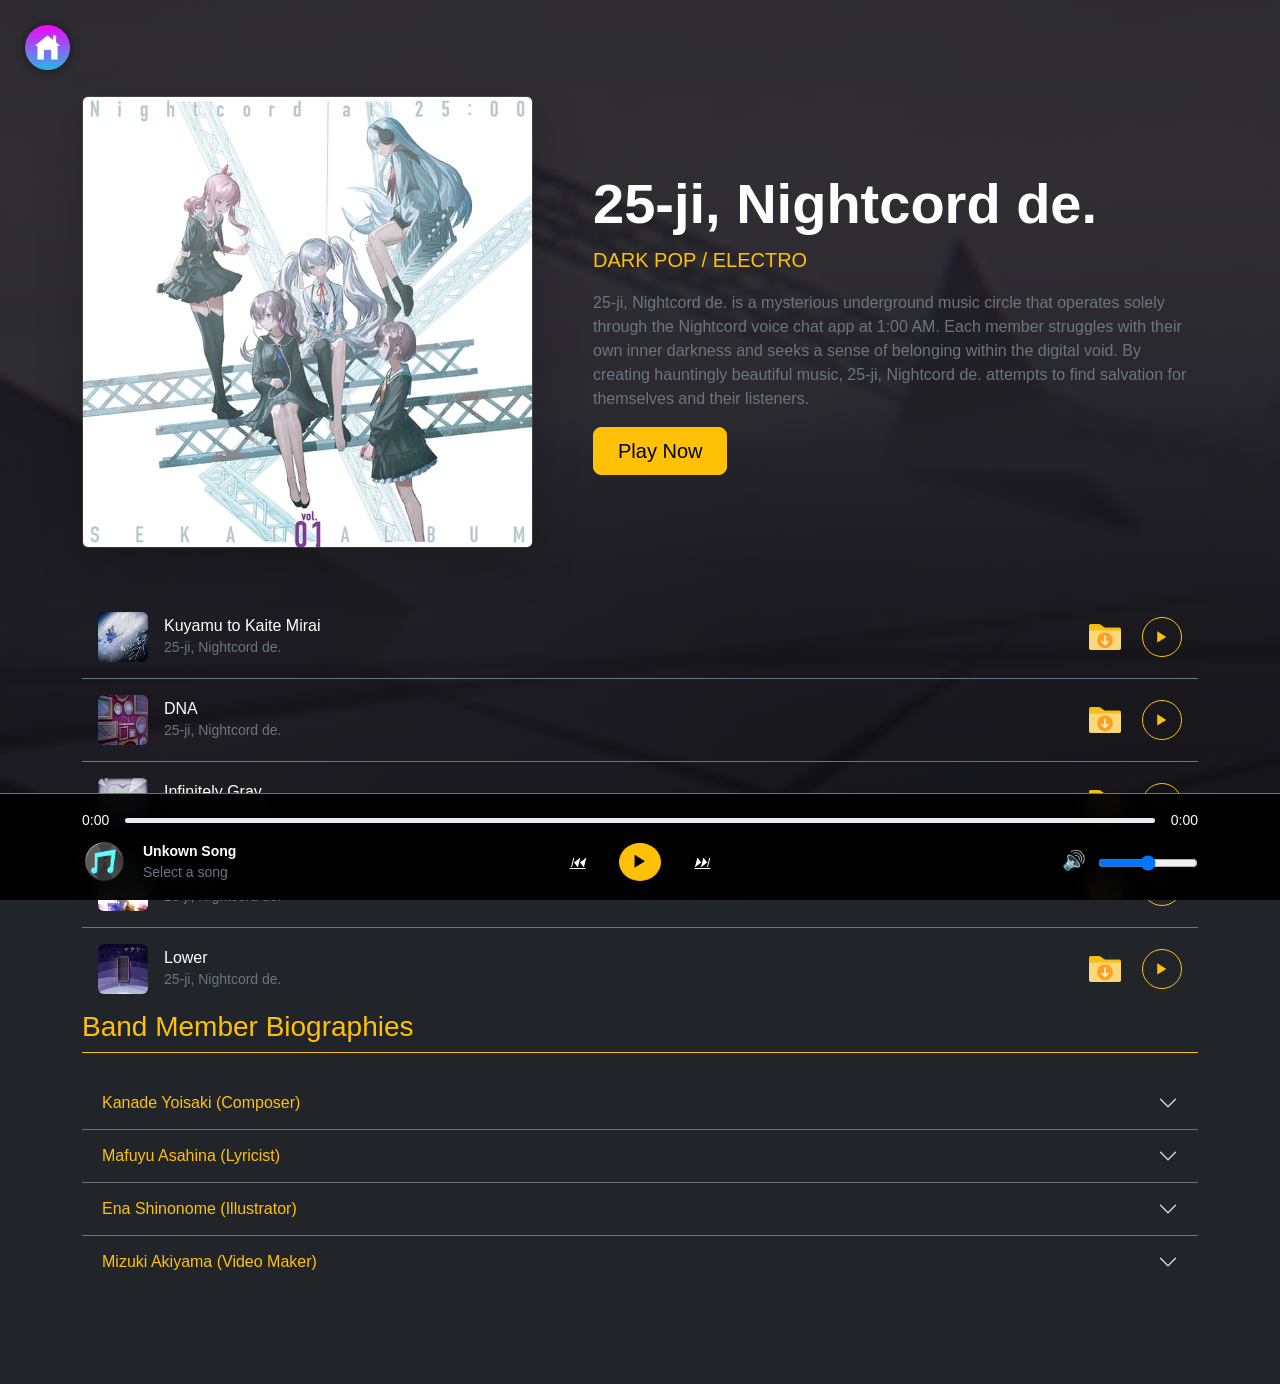
<file: nightcord.html>
<!DOCTYPE html>
<html lang="zh-CN">
<head>
    <meta charset="UTF-8">
    <meta name="viewport" content="width=device-width, initial-scale=1.0">
    <title>25-ji, Nightcord de.- Project Sekai | Music Player</title>
    <meta name="keywords" content="Project Sekai">
    <link href="https://cdn.jsdelivr.net/npm/bootstrap@5.3.0/dist/css/bootstrap.min.css" rel="stylesheet">
    <link rel="stylesheet" href="style.css">
    <!-- Google tag (gtag.js) -->
<script async src="https://www.googletagmanager.com/gtag/js?id=G-RX7QECNKS8"></script>
<script>
  window.dataLayer = window.dataLayer || [];
  function gtag(){dataLayer.push(arguments);}
  gtag('js', new Date());

  gtag('config', 'G-RX7QECNKS8');
</script>
</head>
<body class="bg-dark text-white details-page bg-nightcord">
    <a href="index.html" class="back-home-btn" title="Back to home page">
        <img src="image/home.png" alt="Home"> </a>

    <div class="container mt-5 pt-5">
        <div class="row align-items-center">
            <div class="col-md-5">
                <img src="image/25-ji_Nightcord_de_SEKAI_ALBUM_Vol_1.webp" id="album-cover" class="img-fluid rounded shadow-lg" alt="album img">
            </div>
            <div class="col-md-7 ps-md-5">
                <h1 id="artist-title" class="display-4 fw-bold">25-ji, Nightcord de.</h1>
                <p class="lead text-warning">DARK POP / ELECTRO</p>
                <p class="text-secondary">25-ji, Nightcord de. is a mysterious underground music circle that operates solely through the Nightcord voice chat app at 1:00 AM. Each member struggles with their own inner darkness and seeks a sense of belonging within the digital void. By creating hauntingly beautiful music, 25-ji, Nightcord de. attempts to find salvation for themselves and their listeners.</p>
                <button id="random-play-btn" class="btn btn-warning btn-lg px-4 me-2">Play Now</button>
            </div>
        </div>

        <div class="mt-5 mb-5">
            <div id="track-list" class="list-group list-group-flush bg-transparent">
    
                <div class="list-group-item bg-transparent text-white d-flex align-items-center justify-content-between border-secondary py-3">
                    <div class="d-flex align-items-center flex-grow-1" style="min-width: 200px;">
                        <img src="image/Kuyamu to Kaite Mirai.png" class="rounded me-3" style="width: 50px;" alt="Kuyamu to Kaite Mirai">
                        <div>
                            <h6 class="mb-0">Kuyamu to Kaite Mirai</h6>
                            <small class="text-secondary">25-ji, Nightcord de.</small>
                        </div>
                    </div>
                    
                    <div class="d-flex align-items-center">
                        <button class="btn btn-link p-0 download-track-btn" 
                                data-src="audio/Kuyamu to Kaite Mirai.mp3" 
                                title="Download">
                            <img src="image/download-folder.png" class="download-img-btn" alt="download">
                        </button>
                        
                        <button class="btn btn-sm btn-outline-warning play-track-btn" 
                                data-src="audio/Kuyamu to Kaite Mirai.mp3" 
                                data-img="image/Kuyamu to Kaite Mirai.png" 
                                data-artist="25時、ナイトコードで。">▶</button>
                    </div>
                </div>
            
                 <div class="list-group-item bg-transparent text-white d-flex align-items-center justify-content-between border-secondary py-3">
                    <div class="d-flex align-items-center flex-grow-1" style="min-width: 200px;">
                        <img src="image/DNA.png" class="rounded me-3" style="width: 50px;" alt="DNA">
                        <div>
                            <h6 class="mb-0">DNA</h6>
                            <small class="text-secondary">25-ji, Nightcord de.</small>
                        </div>
                    </div>
                    
                    <div class="d-flex align-items-center">
                        <button class="btn btn-link p-0 download-track-btn" 
                                data-src="audio/DNA.mp3" 
                                title="Download">
                            <img src="image/download-folder.png" class="download-img-btn" alt="download">
                        </button>
                        
                        <button class="btn btn-sm btn-outline-warning play-track-btn" 
                                data-src="audio/DNA.mp3" 
                                data-img="image/DNA.png" 
                                data-artist="25時、ナイトコードで。">▶</button>
                    </div>
                </div>
                
                <div class="list-group-item bg-transparent text-white d-flex align-items-center justify-content-between border-secondary py-3">
                    <div class="d-flex align-items-center flex-grow-1" style="min-width: 200px;">
                        <img src="image/Infinitely Gray.png" class="rounded me-3" style="width: 50px;" alt="Infinitely Gray">
                        <div>
                            <h6 class="mb-0">Infinitely Gray</h6>
                            <small class="text-secondary">25-ji, Nightcord de.</small>
                        </div>
                    </div>
                    
                    <div class="d-flex align-items-center">
                        <button class="btn btn-link p-0 download-track-btn" 
                                data-src="audio/Infinitely Gray.mp3" 
                                title="Download">
                            <img src="image/download-folder.png" class="download-img-btn" alt="download">
                        </button>
                        
                        <button class="btn btn-sm btn-outline-warning play-track-btn" 
                                data-src="audio/Infinitely Gray.mp3" 
                                data-img="image/Infinitely Gray.png" 
                                data-artist="25時、ナイトコードで。">▶</button>
                    </div>
                </div>
                
                <div class="list-group-item bg-transparent text-white d-flex align-items-center justify-content-between border-secondary py-3">
                    <div class="d-flex align-items-center flex-grow-1" style="min-width: 200px;">
                        <img src="image/Nomad.png" class="rounded me-3" style="width: 50px;" alt="Nomad">
                        <div>
                            <h6 class="mb-0">Nomad</h6>
                            <small class="text-secondary">25-ji, Nightcord de.</small>
                        </div>
                    </div>
                    
                    <div class="d-flex align-items-center">
                        <button class="btn btn-link p-0 download-track-btn" 
                                data-src="audio/Nomad.mp3" 
                                title="Download">
                            <img src="image/download-folder.png" class="download-img-btn" alt="download">
                        </button>
                        
                        <button class="btn btn-sm btn-outline-warning play-track-btn" 
                                data-src="audio/Nomad.mp3" 
                                data-img="image/Nomad.png" 
                                data-artist="25時、ナイトコードで。">▶</button>
                    </div>
                </div>
                
                <div class="list-group-item bg-transparent text-white d-flex align-items-center justify-content-between border-secondary py-3">
                    <div class="d-flex align-items-center flex-grow-1" style="min-width: 200px;">
                        <img src="image/Lower.png" class="rounded me-3" style="width: 50px;" alt="Lower">
                        <div>
                            <h6 class="mb-0">Lower</h6>
                            <small class="text-secondary">25-ji, Nightcord de.</small>
                        </div>
                    </div>
                    
                    <div class="d-flex align-items-center">
                        <button class="btn btn-link p-0 download-track-btn" 
                                data-src="audio/Lower.mp3" 
                                title="Download">
                            <img src="image/download-folder.png" class="download-img-btn" alt="download">
                        </button>
                        
                        <button class="btn btn-sm btn-outline-warning play-track-btn" 
                                data-src="audio/Lower.mp3" 
                                data-img="image/Lower.png" 
                                data-artist="25時、ナイトコードで。">▶</button>
                    </div>
                </div>
                        </div>
                        <div class="row mb-5 pb-5">
                            <div class="col-12">
                                <h3 class="text-warning mb-4 border-bottom border-warning pb-2">Band Member Biographies</h3>
                                <div class="accordion accordion-flush" id="memberAccordion">
                                    
                                    <div class="accordion-item bg-transparent border-secondary text-white">
                                        <h2 class="accordion-header">
                                            <button class="accordion-button collapsed bg-dark text-warning" type="button" data-bs-toggle="collapse" data-bs-target="#bio1">
                                                Kanade Yoisaki (Composer)
                                            </button>
                                        </h2>
                                        <div id="bio1" class="accordion-collapse collapse" data-bs-parent="#memberAccordion">
                                            <div class="accordion-body text-light opacity-75" style="line-height: 1.8;">
                                                The reclusive composer of 25-ji, Nightcord de., Kanade Yoisaki spends every hour at her keyboard, desperate to write a song that can save others.
                                            </div>
                                        </div>
                                    </div>
                        
                                    <div class="accordion-item bg-transparent border-secondary text-white">
                                        <h2 class="accordion-header">
                                            <button class="accordion-button collapsed bg-dark text-warning" type="button" data-bs-toggle="collapse" data-bs-target="#bio2">
                                                Mafuyu Asahina (Lyricist)
                                            </h2>
                                        </h2>
                                        <div id="bio2" class="accordion-collapse collapse" data-bs-parent="#memberAccordion">
                                            <div class="accordion-body text-light opacity-75" style="line-height: 1.8;">
                                                The "empty" lyricist of 25-ji, Nightcord de., Mafuyu Asahina hides behind a perfect mask while searching for her lost self in the silence of the night.
                                            </div>
                                        </div>
                                    </div>
                        
                                    <div class="accordion-item bg-transparent border-secondary text-white">
                                        <h2 class="accordion-header">
                                            <button class="accordion-button collapsed bg-dark text-warning" type="button" data-bs-toggle="collapse" data-bs-target="#bio3">
                                                Ena Shinonome (Illustrator)
                                            </button>
                                        </h2>
                                        <div id="bio3" class="accordion-collapse collapse" data-bs-parent="#memberAccordion">
                                            <div class="accordion-body text-light opacity-75" style="line-height: 1.8;">
                                                The passionate illustrator of 25-ji, Nightcord de., Ena Shinonome battles her insecurities and a hunger for recognition through her digital art.
                                            </div>
                                        </div>
                                    </div>
                        
                                    <div class="accordion-item bg-transparent border-secondary text-white">
                                        <h2 class="accordion-header">
                                            <button class="accordion-button collapsed bg-dark text-warning" type="button" data-bs-toggle="collapse" data-bs-target="#bio4">
                                                Mizuki Akiyama (Video Maker)
                                            </button>
                                        </h2>
                                        <div id="bio4" class="accordion-collapse collapse" data-bs-parent="#memberAccordion">
                                            <div class="accordion-body text-light opacity-75" style="line-height: 1.8;">
                                                The enigmatic video maker of 25-ji, Nightcord de., Mizuki Akiyama uses fashion and playfulness to hide a heart that fears the judgment of the world.
                                            </div>
                                        </div>
                                    </div>
                        
                                </div>
                            </div>
                        </div>
                </section>      
            
                </div>
        
    </div>
    <div class="fixed-bottom bg-black text-white p-3 border-top border-secondary">
        <div class="container mb-2">
            <div class="d-flex align-items-center">
                <span id="current-time" class="small">0:00</span>
                <div class="progress mx-3 flex-grow-1" style="height: 5px; cursor: pointer;" id="progress-container">
                    <div id="progress-bar" class="progress-bar bg-warning" role="progressbar" style="width: 0%"></div>
                </div>
                <span id="duration-time" class="small">0:00</span>
            </div>
        </div>
        
        <div class="container d-flex align-items-center justify-content-between">

            <div class="d-flex align-items-center d-none d-md-flex" style="width: 250px;">
                <img src="image/placeholder.png" id="current-track-img" class="rounded me-3" style="width: 45px;" alt="Now playing">
                <div>
                    <div id="current-title" class="small fw-bold">Unkown Song</div>
                    <div id="current-artist" class="small text-secondary">Select a song</div>
                </div>
            </div>

            <div class="player-controls">
                <button class="btn btn-link text-white mx-2 btn-prev"><i class="prev-icon">⏮</i></button>
                <button id="main-play-btn" class="btn btn-warning rounded-circle mx-2">▶</button>
                <button class="btn btn-link text-white mx-2 btn-next"><i class="next-icon">⏭</i></button>
            </div>

            <div class="d-none d-md-block" style="width: 250px; text-align: right;">
                <span id="mute-btn" style="cursor: pointer; font-size: 1.2rem;" title="Mute">🔊</span>
                <input type="range" id="volume-control" class="ms-2" 
                       min="0" max="1" step="0.1" value="0.5" 
                       style="width: 100px; cursor: pointer; vertical-align: middle;">
            </div>
        </div>
    </div>
    <script src="https://cdn.jsdelivr.net/npm/bootstrap@5.3.0/dist/js/bootstrap.bundle.min.js"></script>
    <script src="script.js"></script>
</body>
</html>
</file>
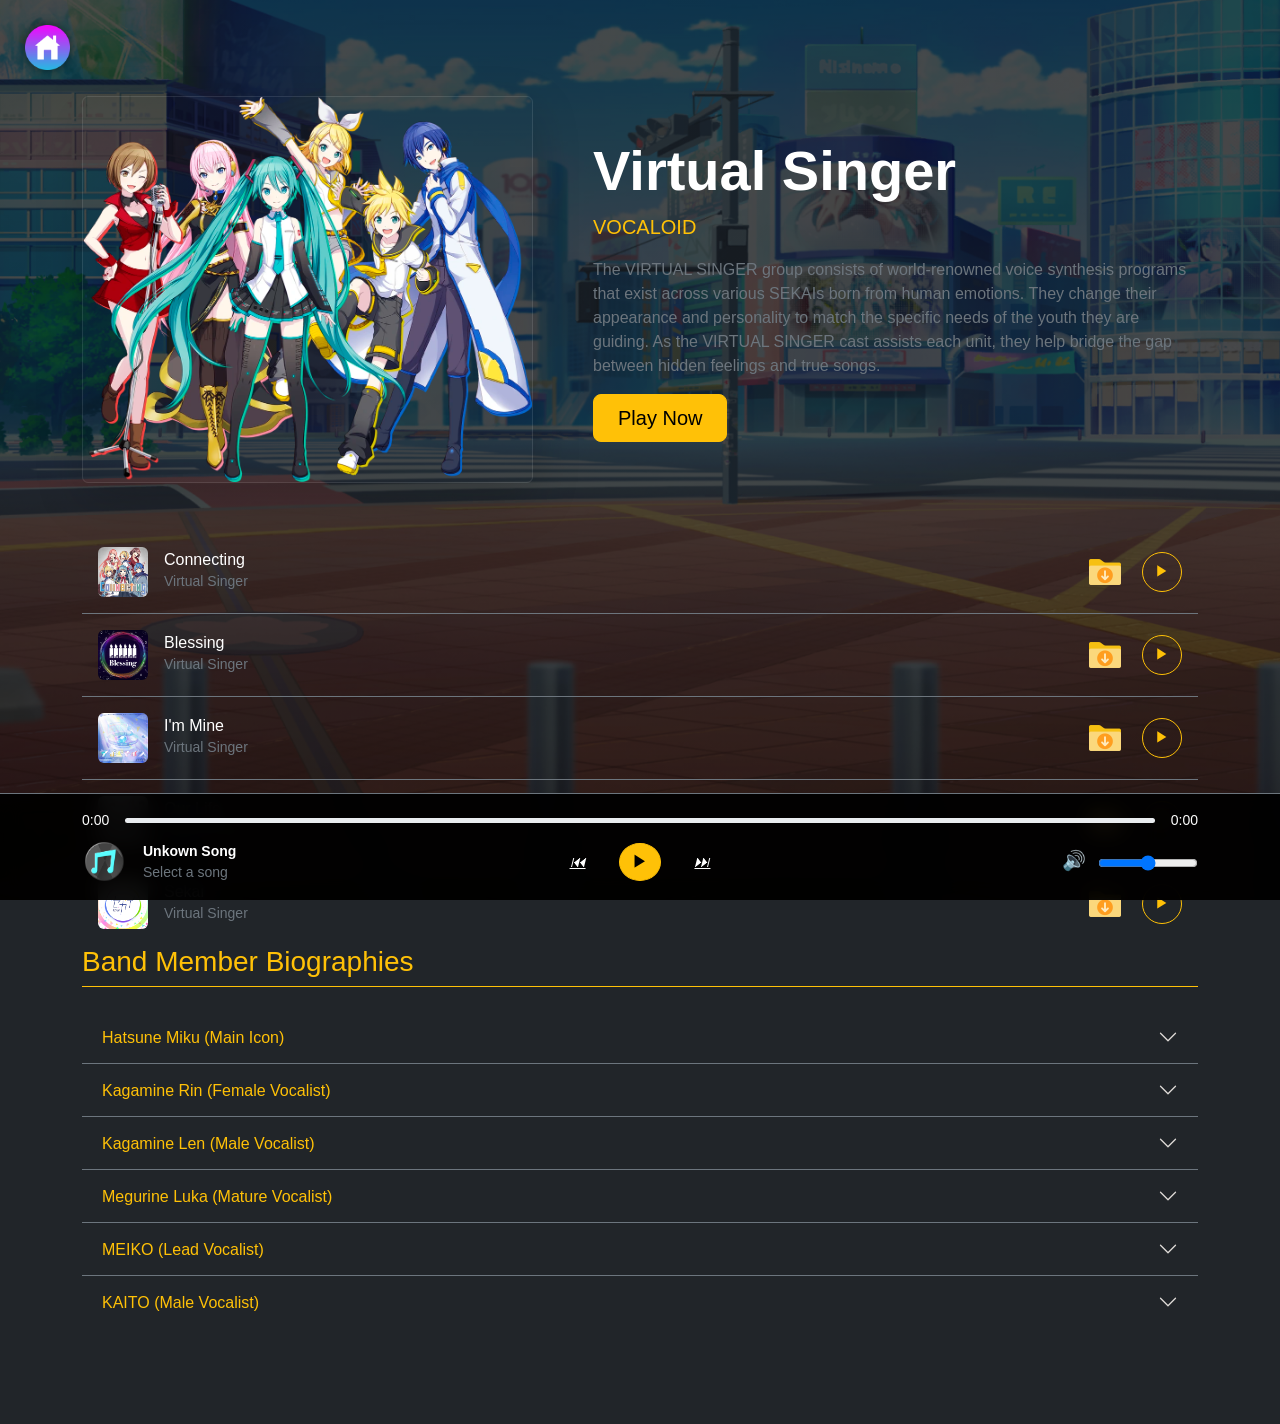
<file: virtual-singer.html>
<!DOCTYPE html>
<html lang="zh-CN">
<head>
    <meta charset="UTF-8">
    <meta name="viewport" content="width=device-width, initial-scale=1.0">
    <title>Virtual Singer- Project Sekai | Music Player</title>
    <meta name="keywords" content="Project Sekai">
    <link href="https://cdn.jsdelivr.net/npm/bootstrap@5.3.0/dist/css/bootstrap.min.css" rel="stylesheet">
    <link rel="stylesheet" href="style.css">
    <!-- Google tag (gtag.js) -->
<script async src="https://www.googletagmanager.com/gtag/js?id=G-RX7QECNKS8"></script>
<script>
  window.dataLayer = window.dataLayer || [];
  function gtag(){dataLayer.push(arguments);}
  gtag('js', new Date());

  gtag('config', 'G-RX7QECNKS8');
</script>
</head>
<body class="bg-dark text-white details-page bg-vs">
    <a href="index.html" class="back-home-btn" title="Back to home page">
        <img src="image/home.png" alt="Home"> </a>

    <div class="container mt-5 pt-5">
        <div class="row align-items-center">
            <div class="col-md-5">
                <img src="image/Vs_Group.webp" id="album-cover" class="img-fluid rounded shadow-lg" alt="album img">
            </div>
            <div class="col-md-7 ps-md-5">
                <h1 id="artist-title" class="display-4 fw-bold">Virtual Singer</h1>
                <p class="lead text-warning">VOCALOID</p>
                <p class="text-secondary">The VIRTUAL SINGER group consists of world-renowned voice synthesis programs that exist across various SEKAIs born from human emotions. They change their appearance and personality to match the specific needs of the youth they are guiding. As the VIRTUAL SINGER cast assists each unit, they help bridge the gap between hidden feelings and true songs.</p>
                <button id="random-play-btn" class="btn btn-warning btn-lg px-4 me-2">Play Now</button>
            </div>
        </div>

        <div class="mt-5 mb-5">
            <div id="track-list" class="list-group list-group-flush bg-transparent">
    
                <div class="list-group-item bg-transparent text-white d-flex align-items-center justify-content-between border-secondary py-3">
                    <div class="d-flex align-items-center flex-grow-1" style="min-width: 200px;">
                        <img src="image/Connecting.png" class="rounded me-3" style="width: 50px;" alt="Connecting">
                        <div>
                            <h6 class="mb-0">Connecting</h6>
                            <small class="text-secondary">Virtual Singer</small>
                        </div>
                    </div>
                    
                    <div class="d-flex align-items-center">
                        <button class="btn btn-link p-0 download-track-btn" 
                                data-src="audio/Connecting.mp3" 
                                title="Download">
                            <img src="image/download-folder.png" class="download-img-btn" alt="download">
                        </button>
                        
                        <button class="btn btn-sm btn-outline-warning play-track-btn" 
                                data-src="audio/Connecting.mp3" 
                                data-img="image/Connecting.png" 
                                data-artist="Virtual Singer">▶</button>
                    </div>
                </div>
            
                 <div class="list-group-item bg-transparent text-white d-flex align-items-center justify-content-between border-secondary py-3">
                    <div class="d-flex align-items-center flex-grow-1" style="min-width: 200px;">
                        <img src="image/Blessing.png" class="rounded me-3" style="width: 50px;" alt="Blessing">
                        <div>
                            <h6 class="mb-0">Blessing</h6>
                            <small class="text-secondary">Virtual Singer</small>
                        </div>
                    </div>
                    
                    <div class="d-flex align-items-center">
                        <button class="btn btn-link p-0 download-track-btn" 
                                data-src="audio/Blessing.mp3" 
                                title="Download">
                            <img src="image/download-folder.png" class="download-img-btn" alt="download">
                        </button>
                        
                        <button class="btn btn-sm btn-outline-warning play-track-btn" 
                                data-src="audio/Blessing.mp3" 
                                data-img="image/Blessing.png" 
                                data-artist="Virtual Singer">▶</button>
                    </div>
                </div>
                
                <div class="list-group-item bg-transparent text-white d-flex align-items-center justify-content-between border-secondary py-3">
                    <div class="d-flex align-items-center flex-grow-1" style="min-width: 200px;">
                        <img src="image/I'm Mine.png" class="rounded me-3" style="width: 50px;" alt="I'm Mine">
                        <div>
                            <h6 class="mb-0">I'm Mine</h6>
                            <small class="text-secondary">Virtual Singer</small>
                        </div>
                    </div>
                    
                    <div class="d-flex align-items-center">
                        <button class="btn btn-link p-0 download-track-btn" 
                                data-src="audio/I'm Mine.mp3" 
                                title="Download">
                            <img src="image/download-folder.png" class="download-img-btn" alt="download">
                        </button>
                        
                        <button class="btn btn-sm btn-outline-warning play-track-btn" 
                                data-src="audio/I'm Mine.mp3" 
                                data-img="image/I'm Mine.png" 
                                data-artist="Virtual Singer">▶</button>
                    </div>
                </div>
                
                <div class="list-group-item bg-transparent text-white d-flex align-items-center justify-content-between border-secondary py-3">
                    <div class="d-flex align-items-center flex-grow-1" style="min-width: 200px;">
                        <img src="image/Our Life.png" class="rounded me-3" style="width: 50px;" alt="Our Life">
                        <div>
                            <h6 class="mb-0">Our Life</h6>
                            <small class="text-secondary">Virtual Singer</small>
                        </div>
                    </div>
                    
                    <div class="d-flex align-items-center">
                        <button class="btn btn-link p-0 download-track-btn" 
                                data-src="audio/Our Life.mp3" 
                                title="Download">
                            <img src="image/download-folder.png" class="download-img-btn" alt="download">
                        </button>
                        
                        <button class="btn btn-sm btn-outline-warning play-track-btn" 
                                data-src="audio/Our Life.mp3" 
                                data-img="image/Our Life.png" 
                                data-artist="Virtual Singer">▶</button>
                    </div>
                </div>
                
                <div class="list-group-item bg-transparent text-white d-flex align-items-center justify-content-between border-secondary py-3">
                    <div class="d-flex align-items-center flex-grow-1" style="min-width: 200px;">
                        <img src="image/Sekai.png" class="rounded me-3" style="width: 50px;" alt="Sekai">
                        <div>
                            <h6 class="mb-0">Sekai</h6>
                            <small class="text-secondary">Virtual Singer</small>
                        </div>
                    </div>
                    
                    <div class="d-flex align-items-center">
                        <button class="btn btn-link p-0 download-track-btn" 
                                data-src="audio/Sekai.mp3" 
                                title="Download">
                            <img src="image/download-folder.png" class="download-img-btn" alt="download">
                        </button>
                        
                        <button class="btn btn-sm btn-outline-warning play-track-btn" 
                                data-src="audio/Sekai.mp3" 
                                data-img="image/Sekai.png" 
                                data-artist="Virtual Singer">▶</button>
                    </div>
                </div>
                        </div>
                        <div class="row mb-5 pb-5">
                            <div class="col-12">
                                <h3 class="text-warning mb-4 border-bottom border-warning pb-2">Band Member Biographies</h3>
                                <div class="accordion accordion-flush" id="memberAccordion">
                                    
                                    <div class="accordion-item bg-transparent border-secondary text-white">
                                        <h2 class="accordion-header">
                                            <button class="accordion-button collapsed bg-dark text-warning" type="button" data-bs-toggle="collapse" data-bs-target="#bio1">
                                                Hatsune Miku (Main Icon)
                                            </button>
                                        </h2>
                                        <div id="bio1" class="accordion-collapse collapse" data-bs-parent="#memberAccordion">
                                            <div class="accordion-body text-light opacity-75" style="line-height: 1.8;">
                                                As the world's most famous Virtual Singer, Hatsune Miku acts as the core of every SEKAI, adapting her personality to guide each youth toward their true feelings.
                                            </div>
                                        </div>
                                    </div>
                        
                                    <div class="accordion-item bg-transparent border-secondary text-white">
                                        <h2 class="accordion-header">
                                            <button class="accordion-button collapsed bg-dark text-warning" type="button" data-bs-toggle="collapse" data-bs-target="#bio2">
                                                Kagamine Rin (Female Vocalist)
                                            </h2>
                                        </h2>
                                        <div id="bio2" class="accordion-collapse collapse" data-bs-parent="#memberAccordion">
                                            <div class="accordion-body text-light opacity-75" style="line-height: 1.8;">
                                                A bright Virtual Singer, Kagamine Rin brings a burst of energy and charm to the stage, always ready to support her friends with a smile.
                                            </div>
                                        </div>
                                    </div>
                        
                                    <div class="accordion-item bg-transparent border-secondary text-white">
                                        <h2 class="accordion-header">
                                            <button class="accordion-button collapsed bg-dark text-warning" type="button" data-bs-toggle="collapse" data-bs-target="#bio3">
                                                Kagamine Len (Male Vocalist)
                                            </button>
                                        </h2>
                                        <div id="bio3" class="accordion-collapse collapse" data-bs-parent="#memberAccordion">
                                            <div class="accordion-body text-light opacity-75" style="line-height: 1.8;">
                                                A powerful Virtual Singer, Kagamine Len performs with a cool intensity, often acting as a reliable partner who mirrors the group's determination.
                                            </div>
                                        </div>
                                    </div>
                        
                                    <div class="accordion-item bg-transparent border-secondary text-white">
                                        <h2 class="accordion-header">
                                            <button class="accordion-button collapsed bg-dark text-warning" type="button" data-bs-toggle="collapse" data-bs-target="#bio4">
                                                Megurine Luka (Mature Vocalist)
                                            </button>
                                        </h2>
                                        <div id="bio4" class="accordion-collapse collapse" data-bs-parent="#memberAccordion">
                                            <div class="accordion-body text-light opacity-75" style="line-height: 1.8;">
                                                The elegant Virtual Singer Megurine Luka offers a calm, sisterly perspective, using her maturity to soothe the hearts of those lost in their SEKAIs.
                                            </div>
                                        </div>
                                    </div>
                                    <div class="accordion-item bg-transparent border-secondary text-white">
                                        <h2 class="accordion-header">
                                            <button class="accordion-button collapsed bg-dark text-warning" type="button" data-bs-toggle="collapse" data-bs-target="#bio5">
                                                MEIKO (Lead Vocalist)
                                            </button>
                                        </h2>
                                        <div id="bio5" class="accordion-collapse collapse" data-bs-parent="#memberAccordion">
                                            <div class="accordion-body text-light opacity-75" style="line-height: 1.8;">
                                                A steady and warm Virtual Singer, MEIKO provides a grounded presence, acting as a mentor who keeps the musical spirit alive.
                                            </div>
                                        </div>
                                    </div>
                                    <div class="accordion-item bg-transparent border-secondary text-white">
                                        <h2 class="accordion-header">
                                            <button class="accordion-button collapsed bg-dark text-warning" type="button" data-bs-toggle="collapse" data-bs-target="#bio6">
                                                KAITO (Male Vocalist)
                                            </button>
                                        </h2>
                                        <div id="bio6" class="accordion-collapse collapse" data-bs-parent="#memberAccordion">
                                            <div class="accordion-body text-light opacity-75" style="line-height: 1.8;">
                                                The versatile Virtual Singer KAITO transitions between playful humor and serious guidance, always maintaining a straightforward connection with the performers.
                                            </div>
                                        </div>
                                    </div>
                        
                                </div>
                            </div>
                        </div>
                </section>      
            
                </div>
        
    </div>
    <div class="fixed-bottom bg-black text-white p-3 border-top border-secondary">
        <div class="container mb-2">
            <div class="d-flex align-items-center">
                <span id="current-time" class="small">0:00</span>
                <div class="progress mx-3 flex-grow-1" style="height: 5px; cursor: pointer;" id="progress-container">
                    <div id="progress-bar" class="progress-bar bg-warning" role="progressbar" style="width: 0%"></div>
                </div>
                <span id="duration-time" class="small">0:00</span>
            </div>
        </div>
        
        <div class="container d-flex align-items-center justify-content-between">

            <div class="d-flex align-items-center d-none d-md-flex" style="width: 250px;">
                <img src="image/placeholder.png" id="current-track-img" class="rounded me-3" style="width: 45px;" alt="Now playing">
                <div>
                    <div id="current-title" class="small fw-bold">Unkown Song</div>
                    <div id="current-artist" class="small text-secondary">Select a song</div>
                </div>
            </div>

            <div class="player-controls">
                <button class="btn btn-link text-white mx-2 btn-prev"><i class="prev-icon">⏮</i></button>
                <button id="main-play-btn" class="btn btn-warning rounded-circle mx-2">▶</button>
                <button class="btn btn-link text-white mx-2 btn-next"><i class="next-icon">⏭</i></button>
            </div>

            <div class="d-none d-md-block" style="width: 250px; text-align: right;">
                <span id="mute-btn" style="cursor: pointer; font-size: 1.2rem;" title="Mute">🔊</span>
                <input type="range" id="volume-control" class="ms-2" 
                       min="0" max="1" step="0.1" value="0.5" 
                       style="width: 100px; cursor: pointer; vertical-align: middle;">
            </div>
        </div>
    </div>
    <script src="https://cdn.jsdelivr.net/npm/bootstrap@5.3.0/dist/js/bootstrap.bundle.min.js"></script>
    <script src="script.js"></script>
</body>
</html>
</file>
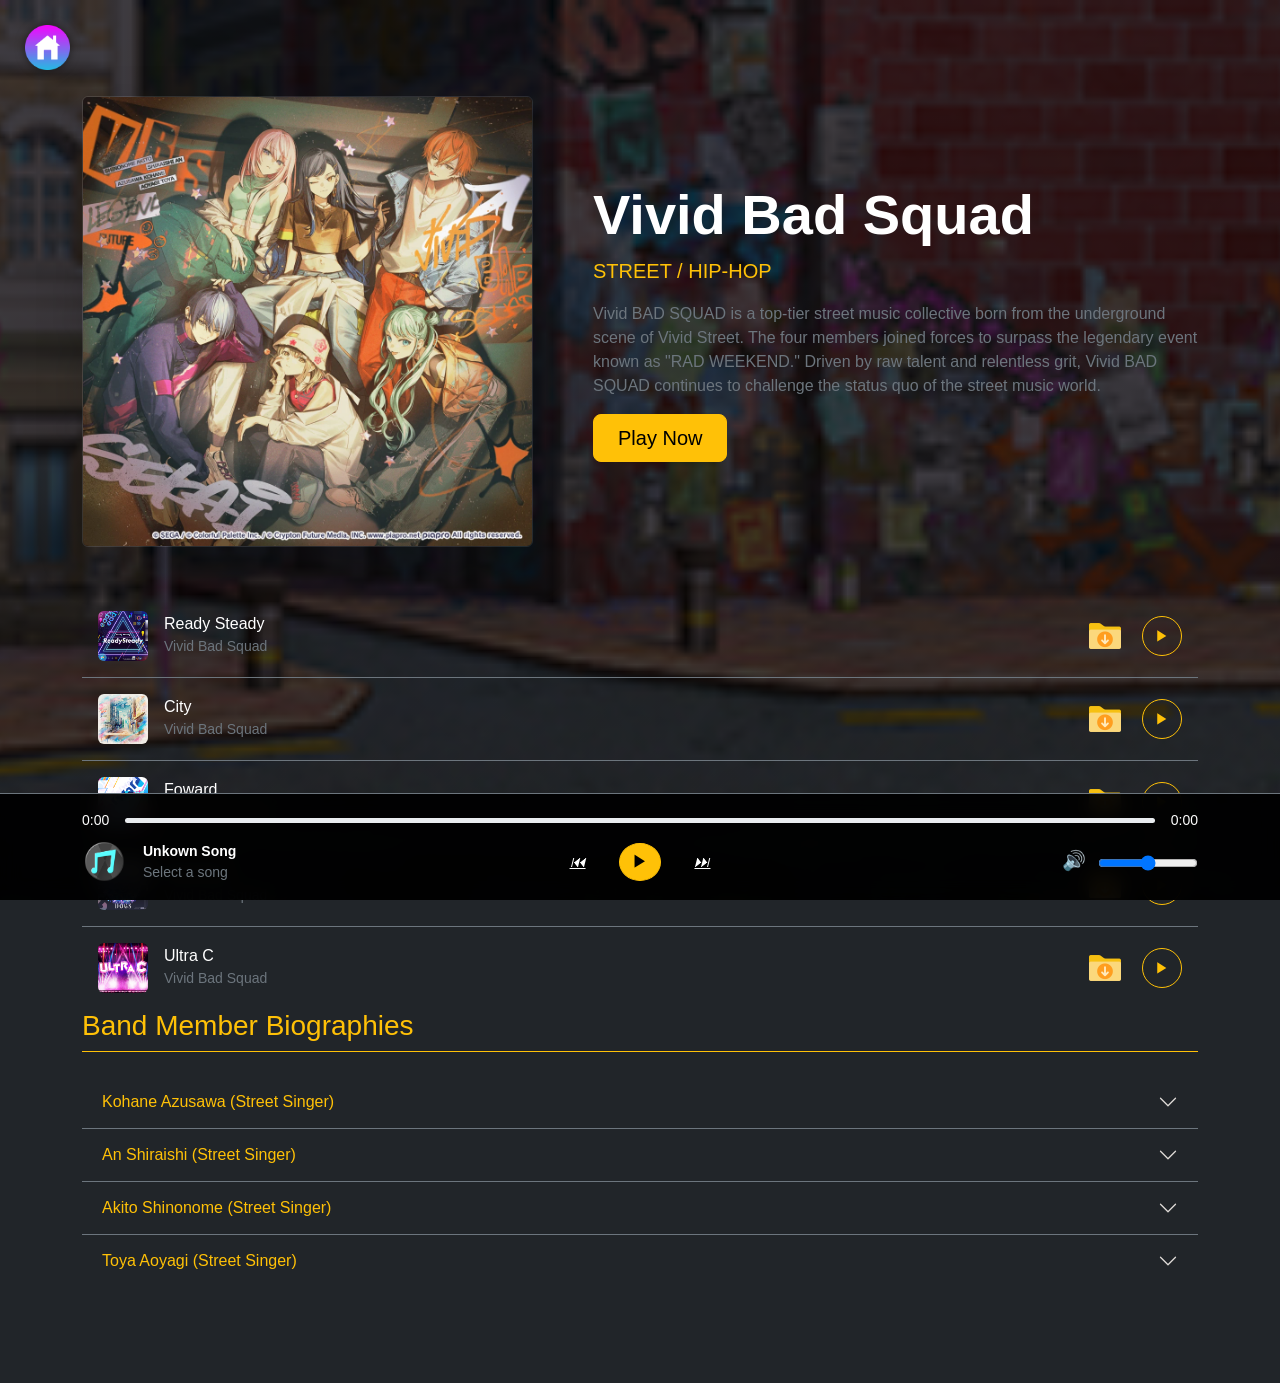
<file: vivid-bad-squad.html>
<!DOCTYPE html>
<html lang="zh-CN">
<head>
    <meta charset="UTF-8">
    <meta name="viewport" content="width=device-width, initial-scale=1.0">
    <title>Vivid Bad Squad- Project Sekai | Music Player</title>
    <meta name="keywords" content="Project Sekai">
    <link href="https://cdn.jsdelivr.net/npm/bootstrap@5.3.0/dist/css/bootstrap.min.css" rel="stylesheet">
    <link rel="stylesheet" href="style.css">
    <!-- Google tag (gtag.js) -->
<script async src="https://www.googletagmanager.com/gtag/js?id=G-RX7QECNKS8"></script>
<script>
  window.dataLayer = window.dataLayer || [];
  function gtag(){dataLayer.push(arguments);}
  gtag('js', new Date());

  gtag('config', 'G-RX7QECNKS8');
</script>
</head>
<body class="bg-dark text-white details-page bg-vivid">
    <a href="index.html" class="back-home-btn" title="Back to home page">
        <img src="image/home.png" alt="Home"> </a>

    <div class="container mt-5 pt-5">
        <div class="row align-items-center">
            <div class="col-md-5">
                <img src="image/Vivid_BAD_SQUAD_SEKAI_ALBUM_Vol.3_Cover_Clean.webp" id="album-cover" class="img-fluid rounded shadow-lg" alt="album img">
            </div>
            <div class="col-md-7 ps-md-5">
                <h1 id="artist-title" class="display-4 fw-bold">Vivid Bad Squad</h1>
                <p class="lead text-warning">STREET / HIP-HOP</p>
                <p class="text-secondary">Vivid BAD SQUAD is a top-tier street music collective born from the underground scene of Vivid Street. The four members joined forces to surpass the legendary event known as "RAD WEEKEND." Driven by raw talent and relentless grit, Vivid BAD SQUAD continues to challenge the status quo of the street music world.</p>
                <button id="random-play-btn" class="btn btn-warning btn-lg px-4 me-2">Play Now</button>
            </div>
        </div>

        <div class="mt-5 mb-5">
            <div id="track-list" class="list-group list-group-flush bg-transparent">
    
                <div class="list-group-item bg-transparent text-white d-flex align-items-center justify-content-between border-secondary py-3">
                    <div class="d-flex align-items-center flex-grow-1" style="min-width: 200px;">
                        <img src="image/Ready steady.png" class="rounded me-3" style="width: 50px;" alt="Ready Steady">
                        <div>
                            <h6 class="mb-0">Ready Steady</h6>
                            <small class="text-secondary">Vivid Bad Squad</small>
                        </div>
                    </div>
                    
                    <div class="d-flex align-items-center">
                        <button class="btn btn-link p-0 download-track-btn" 
                                data-src="audio/Ready steady.mp3" 
                                title="Download">
                            <img src="image/download-folder.png" class="download-img-btn" alt="download">
                        </button>
                        
                        <button class="btn btn-sm btn-outline-warning play-track-btn" 
                                data-src="audio/Ready steady.mp3" 
                                data-img="image/Ready steady.png" 
                                data-artist="Vivid Bad Squad">▶</button>
                    </div>
                </div>
            
                 <div class="list-group-item bg-transparent text-white d-flex align-items-center justify-content-between border-secondary py-3">
                    <div class="d-flex align-items-center flex-grow-1" style="min-width: 200px;">
                        <img src="image/City.png" class="rounded me-3" style="width: 50px;" alt="City">
                        <div>
                            <h6 class="mb-0">City</h6>
                            <small class="text-secondary">Vivid Bad Squad</small>
                        </div>
                    </div>
                    
                    <div class="d-flex align-items-center">
                        <button class="btn btn-link p-0 download-track-btn" 
                                data-src="audio/City.mp3" 
                                title="Download">
                            <img src="image/download-folder.png" class="download-img-btn" alt="download">
                        </button>
                        
                        <button class="btn btn-sm btn-outline-warning play-track-btn" 
                                data-src="audio/City.mp3" 
                                data-img="image/City.png" 
                                data-artist="Vivid Bad Squad">▶</button>
                    </div>
                </div>
                
                <div class="list-group-item bg-transparent text-white d-flex align-items-center justify-content-between border-secondary py-3">
                    <div class="d-flex align-items-center flex-grow-1" style="min-width: 200px;">
                        <img src="image/Forward.png" class="rounded me-3" style="width: 50px;" alt="Forward">
                        <div>
                            <h6 class="mb-0">Foward</h6>
                            <small class="text-secondary">Vivid Bad Squad</small>
                        </div>
                    </div>
                    
                    <div class="d-flex align-items-center">
                        <button class="btn btn-link p-0 download-track-btn" 
                                data-src="audio/Forward.mp3" 
                                title="Download">
                            <img src="image/download-folder.png" class="download-img-btn" alt="download">
                        </button>
                        
                        <button class="btn btn-sm btn-outline-warning play-track-btn" 
                                data-src="audio/Forward.mp3" 
                                data-img="image/Forward.png" 
                                data-artist="Vivid Bad Squad">▶</button>
                    </div>
                </div>
                
                <div class="list-group-item bg-transparent text-white d-flex align-items-center justify-content-between border-secondary py-3">
                    <div class="d-flex align-items-center flex-grow-1" style="min-width: 200px;">
                        <img src="image/Rad dog.png" class="rounded me-3" style="width: 50px;" alt="Rad Dog">
                        <div>
                            <h6 class="mb-0">Rad Dog</h6>
                            <small class="text-secondary">Vivid Bad Squad</small>
                        </div>
                    </div>
                    
                    <div class="d-flex align-items-center">
                        <button class="btn btn-link p-0 download-track-btn" 
                                data-src="audio/Rad dog.mp3" 
                                title="Download">
                            <img src="image/download-folder.png" class="download-img-btn" alt="download">
                        </button>
                        
                        <button class="btn btn-sm btn-outline-warning play-track-btn" 
                                data-src="audio/Rad dog.mp3" 
                                data-img="image/Rad dog.png" 
                                data-artist="Vivid Bad Squad">▶</button>
                    </div>
                </div>
                
                <div class="list-group-item bg-transparent text-white d-flex align-items-center justify-content-between border-secondary py-3">
                    <div class="d-flex align-items-center flex-grow-1" style="min-width: 200px;">
                        <img src="image/Ultra C.png" class="rounded me-3" style="width: 50px;" alt="Ultra C">
                        <div>
                            <h6 class="mb-0">Ultra C</h6>
                            <small class="text-secondary">Vivid Bad Squad</small>
                        </div>
                    </div>
                    
                    <div class="d-flex align-items-center">
                        <button class="btn btn-link p-0 download-track-btn" 
                                data-src="audio/Ultra C.mp3" 
                                title="Download">
                            <img src="image/download-folder.png" class="download-img-btn" alt="download">
                        </button>
                        
                        <button class="btn btn-sm btn-outline-warning play-track-btn" 
                                data-src="audio/Ultra C.mp3" 
                                data-img="image/Ultra C.png" 
                                data-artist="Vivid Bad Squad">▶</button>
                    </div>
                </div>
                        </div>
                        <div class="row mb-5 pb-5">
                            <div class="col-12">
                                <h3 class="text-warning mb-4 border-bottom border-warning pb-2">Band Member Biographies</h3>
                                <div class="accordion accordion-flush" id="memberAccordion">
                                    
                                    <div class="accordion-item bg-transparent border-secondary text-white">
                                        <h2 class="accordion-header">
                                            <button class="accordion-button collapsed bg-dark text-warning" type="button" data-bs-toggle="collapse" data-bs-target="#bio1">
                                                Kohane Azusawa (Street Singer)
                                            </button>
                                        </h2>
                                        <div id="bio1" class="accordion-collapse collapse" data-bs-parent="#memberAccordion">
                                            <div class="accordion-body text-light opacity-75" style="line-height: 1.8;">
                                                The rising star of Vivid BAD SQUAD, Kohane Azusawa transforms from a timid observer into a powerhouse vocalist with a "vivid" passion for the street.
                                            </div>
                                        </div>
                                    </div>
                        
                                    <div class="accordion-item bg-transparent border-secondary text-white">
                                        <h2 class="accordion-header">
                                            <button class="accordion-button collapsed bg-dark text-warning" type="button" data-bs-toggle="collapse" data-bs-target="#bio2">
                                                An Shiraishi (Street Singer)
                                            </h2>
                                        </h2>
                                        <div id="bio2" class="accordion-collapse collapse" data-bs-parent="#memberAccordion">
                                            <div class="accordion-body text-light opacity-75" style="line-height: 1.8;">
                                                The fierce pride of Vivid BAD SQUAD, An Shiraishi carries the legacy of the street scene with her competitive spirit and cool, tomboyish leadership.
                                            </div>
                                        </div>
                                    </div>
                        
                                    <div class="accordion-item bg-transparent border-secondary text-white">
                                        <h2 class="accordion-header">
                                            <button class="accordion-button collapsed bg-dark text-warning" type="button" data-bs-toggle="collapse" data-bs-target="#bio3">
                                                Akito Shinonome (Street Singer)
                                            </button>
                                        </h2>
                                        <div id="bio3" class="accordion-collapse collapse" data-bs-parent="#memberAccordion">
                                            <div class="accordion-body text-light opacity-75" style="line-height: 1.8;">
                                                The relentless grit of Vivid BAD SQUAD, Akito Shinonome is defined by his "bad" boy exterior and his absolute, unwavering dedication to reaching the top.
                                            </div>
                                        </div>
                                    </div>
                        
                                    <div class="accordion-item bg-transparent border-secondary text-white">
                                        <h2 class="accordion-header">
                                            <button class="accordion-button collapsed bg-dark text-warning" type="button" data-bs-toggle="collapse" data-bs-target="#bio4">
                                                Toya Aoyagi (Street Singer)
                                            </button>
                                        </h2>
                                        <div id="bio4" class="accordion-collapse collapse" data-bs-parent="#memberAccordion">
                                            <div class="accordion-body text-light opacity-75" style="line-height: 1.8;">
                                                The calm intellect of Vivid BAD SQUAD, Toya Aoyagi breaks away from his classical roots to find a "vivid" new identity in the world of street music.
                                            </div>
                                        </div>
                                    </div>
                                   
                        
                                </div>
                            </div>
                        </div>
                </section>      
            
                </div>
        
    </div>
    <div class="fixed-bottom bg-black text-white p-3 border-top border-secondary">
        <div class="container mb-2">
            <div class="d-flex align-items-center">
                <span id="current-time" class="small">0:00</span>
                <div class="progress mx-3 flex-grow-1" style="height: 5px; cursor: pointer;" id="progress-container">
                    <div id="progress-bar" class="progress-bar bg-warning" role="progressbar" style="width: 0%"></div>
                </div>
                <span id="duration-time" class="small">0:00</span>
            </div>
        </div>
        
        <div class="container d-flex align-items-center justify-content-between">

            <div class="d-flex align-items-center d-none d-md-flex" style="width: 250px;">
                <img src="image/placeholder.png" id="current-track-img" class="rounded me-3" style="width: 45px;" alt="Now playing">
                <div>
                    <div id="current-title" class="small fw-bold">Unkown Song</div>
                    <div id="current-artist" class="small text-secondary">Select a song</div>
                </div>
            </div>

            <div class="player-controls">
                <button class="btn btn-link text-white mx-2 btn-prev"><i class="prev-icon">⏮</i></button>
                <button id="main-play-btn" class="btn btn-warning rounded-circle mx-2">▶</button>
                <button class="btn btn-link text-white mx-2 btn-next"><i class="next-icon">⏭</i></button>
            </div>

            <div class="d-none d-md-block" style="width: 250px; text-align: right;">
                <span id="mute-btn" style="cursor: pointer; font-size: 1.2rem;" title="Mute">🔊</span>
                <input type="range" id="volume-control" class="ms-2" 
                       min="0" max="1" step="0.1" value="0.5" 
                       style="width: 100px; cursor: pointer; vertical-align: middle;">
            </div>
        </div>
    </div>
    <script src="https://cdn.jsdelivr.net/npm/bootstrap@5.3.0/dist/js/bootstrap.bundle.min.js"></script>
    <script src="script.js"></script>
</body>
</html>
</file>
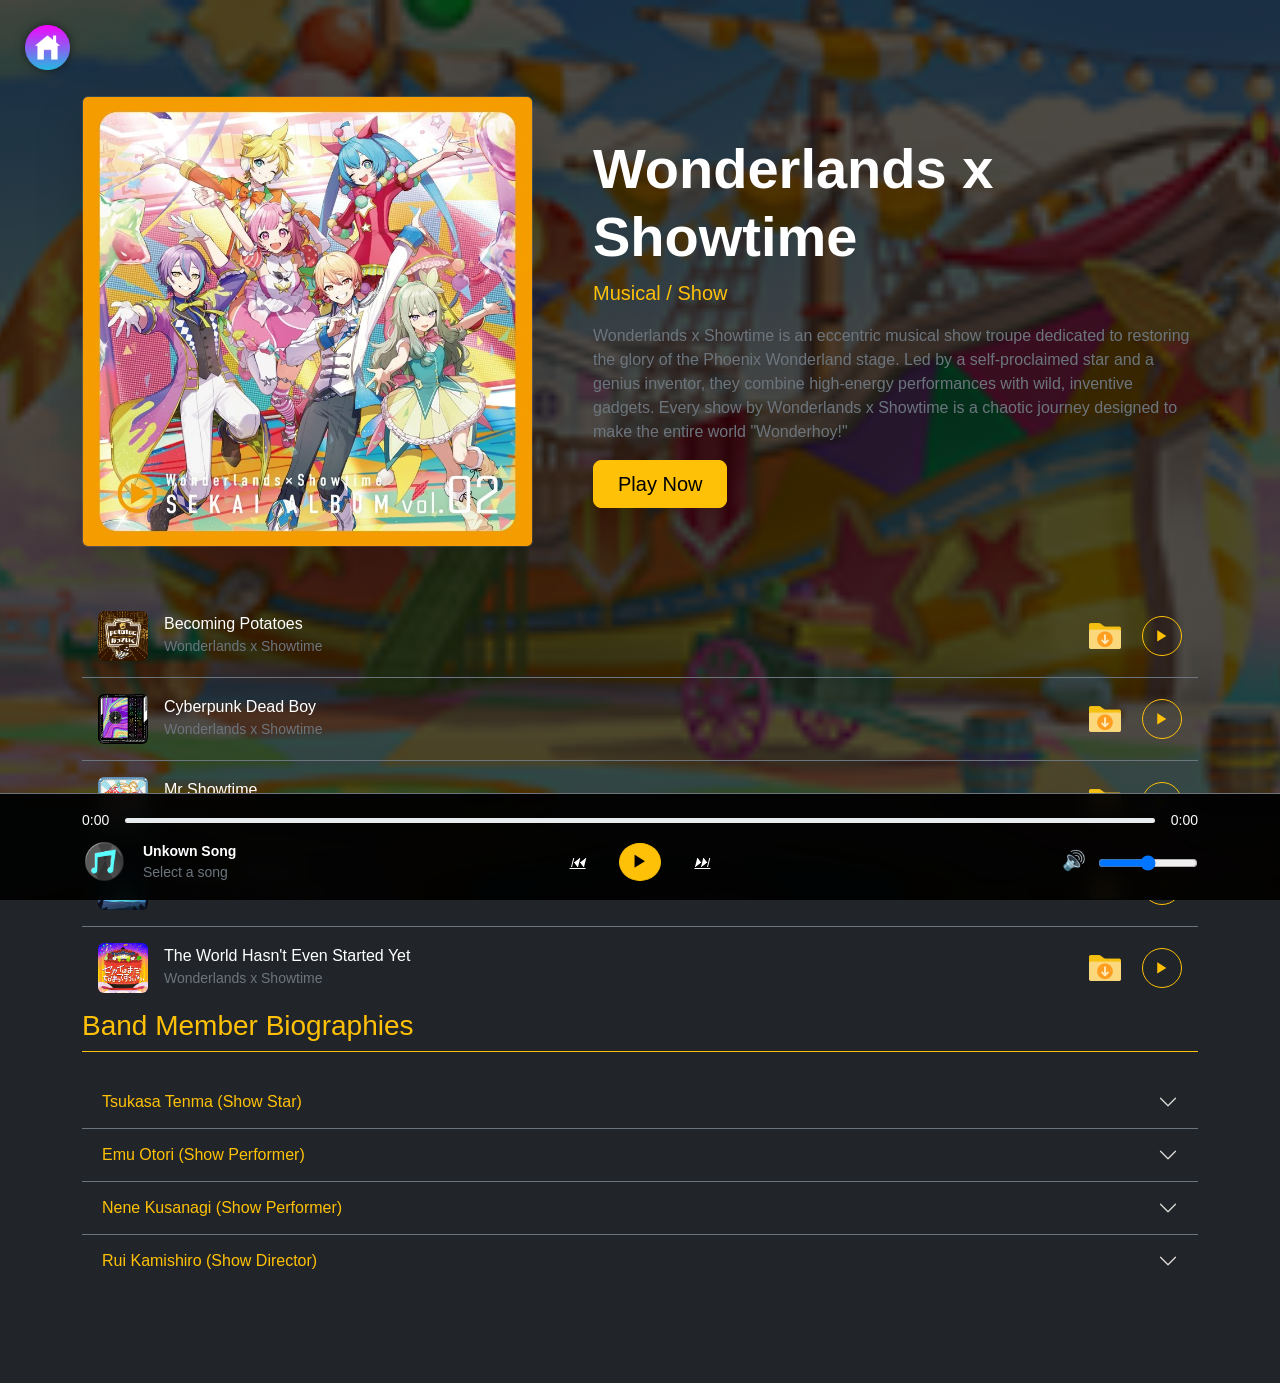
<file: wxs.html>
<!DOCTYPE html>
<html lang="zh-CN">
<head>
    <meta charset="UTF-8">
    <meta name="viewport" content="width=device-width, initial-scale=1.0">
    <title>Wonderlands x Showtime Project Sekai | Music Player</title>
    <meta name="keywords" content="Project Sekai">
    <link href="https://cdn.jsdelivr.net/npm/bootstrap@5.3.0/dist/css/bootstrap.min.css" rel="stylesheet">
    <link rel="stylesheet" href="style.css">
    <!-- Google tag (gtag.js) -->
<script async src="https://www.googletagmanager.com/gtag/js?id=G-RX7QECNKS8"></script>
<script>
  window.dataLayer = window.dataLayer || [];
  function gtag(){dataLayer.push(arguments);}
  gtag('js', new Date());

  gtag('config', 'G-RX7QECNKS8');
</script>
</head>
<body class="bg-dark text-white details-page bg-wxs">
    <a href="index.html" class="back-home-btn" title="Back to home page">
        <img src="image/home.png" alt="Home"> </a>

    <div class="container mt-5 pt-5">
        <div class="row align-items-center">
            <div class="col-md-5">
                <img src="image/Wonderlands_x_Showtime_SEKAI_ALBUM_Vol_2.webp" id="album-cover" class="img-fluid rounded shadow-lg" alt="album img">
            </div>
            <div class="col-md-7 ps-md-5">
                <h1 id="artist-title" class="display-4 fw-bold">Wonderlands x Showtime</h1>
                <p class="lead text-warning">Musical / Show</p>
                <p class="text-secondary">Wonderlands x Showtime is an eccentric musical show troupe dedicated to restoring the glory of the Phoenix Wonderland stage. Led by a self-proclaimed star and a genius inventor, they combine high-energy performances with wild, inventive gadgets. Every show by Wonderlands x Showtime is a chaotic journey designed to make the entire world "Wonderhoy!"</p>
                <button id="random-play-btn" class="btn btn-warning btn-lg px-4 me-2">Play Now</button>
            </div>
        </div>

        <div class="mt-5 mb-5">
            <div id="track-list" class="list-group list-group-flush bg-transparent">
    
                <div class="list-group-item bg-transparent text-white d-flex align-items-center justify-content-between border-secondary py-3">
                    <div class="d-flex align-items-center flex-grow-1" style="min-width: 200px;">
                        <img src="image/Becoming potatoes.png" class="rounded me-3" style="width: 50px;" alt="Becoming Potatoes">
                        <div>
                            <h6 class="mb-0">Becoming Potatoes</h6>
                            <small class="text-secondary">Wonderlands x Showtime</small>
                        </div>
                    </div>
                    
                    <div class="d-flex align-items-center">
                        <button class="btn btn-link p-0 download-track-btn" 
                                data-src="audio/Becoming potatoes.mp3" 
                                title="Download">
                            <img src="image/download-folder.png" class="download-img-btn" alt="download">
                        </button>
                        
                        <button class="btn btn-sm btn-outline-warning play-track-btn" 
                                data-src="audio/Becoming potatoes.mp3" 
                                data-img="image/Becoming potatoes.png" 
                                data-artist="Wonderlands x Showtime">▶</button>
                    </div>
                </div>
            
                 <div class="list-group-item bg-transparent text-white d-flex align-items-center justify-content-between border-secondary py-3">
                    <div class="d-flex align-items-center flex-grow-1" style="min-width: 200px;">
                        <img src="image/Cyberpunk dead boy.png" class="rounded me-3" style="width: 50px;" alt="Cyberpunk Dead Boy">
                        <div>
                            <h6 class="mb-0">Cyberpunk Dead Boy</h6>
                            <small class="text-secondary">Wonderlands x Showtime</small>
                        </div>
                    </div>
                    
                    <div class="d-flex align-items-center">
                        <button class="btn btn-link p-0 download-track-btn" 
                                data-src="audio/Cyberpunk dead boy.mp3" 
                                title="Download">
                            <img src="image/download-folder.png" class="download-img-btn" alt="download">
                        </button>
                        
                        <button class="btn btn-sm btn-outline-warning play-track-btn" 
                                data-src="audio/Cyberpunk dead boy.mp3" 
                                data-img="image/Cyberpunk dead boy.png" 
                                data-artist="Wonderlands x Showtime">▶</button>
                    </div>
                </div>
                
                <div class="list-group-item bg-transparent text-white d-flex align-items-center justify-content-between border-secondary py-3">
                    <div class="d-flex align-items-center flex-grow-1" style="min-width: 200px;">
                        <img src="image/Mr showtime.png" class="rounded me-3" style="width: 50px;" alt="Mr Showtime">
                        <div>
                            <h6 class="mb-0">Mr Showtime</h6>
                            <small class="text-secondary">Wonderlands x Showtime</small>
                        </div>
                    </div>
                    
                    <div class="d-flex align-items-center">
                        <button class="btn btn-link p-0 download-track-btn" 
                                data-src="audio/Mr showtime.mp3" 
                                title="Download">
                            <img src="image/download-folder.png" class="download-img-btn" alt="download">
                        </button>
                        
                        <button class="btn btn-sm btn-outline-warning play-track-btn" 
                                data-src="audio/Mr showtime.mp3" 
                                data-img="image/Mr showtime.png" 
                                data-artist="Wonderlands x Showtime">▶</button>
                    </div>
                </div>
                
                <div class="list-group-item bg-transparent text-white d-flex align-items-center justify-content-between border-secondary py-3">
                    <div class="d-flex align-items-center flex-grow-1" style="min-width: 200px;">
                        <img src="image/starry sky melody.png" class="rounded me-3" style="width: 50px;" alt="Starry Sky Melody">
                        <div>
                            <h6 class="mb-0">Starry Sky Melody</h6>
                            <small class="text-secondary">Wonderlands x Showtime</small>
                        </div>
                    </div>
                    
                    <div class="d-flex align-items-center">
                        <button class="btn btn-link p-0 download-track-btn" 
                                data-src="audio/Starry sky melody.mp3" 
                                title="Download">
                            <img src="image/download-folder.png" class="download-img-btn" alt="download">
                        </button>
                        
                        <button class="btn btn-sm btn-outline-warning play-track-btn" 
                                data-src="audio/Starry sky melody.mp3" 
                                data-img="image/starry sky melody.png" 
                                data-artist="Wonderlands x Showtime">▶</button>
                    </div>
                </div>
                
                <div class="list-group-item bg-transparent text-white d-flex align-items-center justify-content-between border-secondary py-3">
                    <div class="d-flex align-items-center flex-grow-1" style="min-width: 200px;">
                        <img src="image/the world hasn't even started yet.png" class="rounded me-3" style="width: 50px;" alt="The World Hasn't Even Started Yet">
                        <div>
                            <h6 class="mb-0">The World Hasn't Even Started Yet</h6>
                            <small class="text-secondary">Wonderlands x Showtime</small>
                        </div>
                    </div>
                    
                    <div class="d-flex align-items-center">
                        <button class="btn btn-link p-0 download-track-btn" 
                                data-src="audio/The world hasn't even started yet.mp3" 
                                title="Download">
                            <img src="image/download-folder.png" class="download-img-btn" alt="download">
                        </button>
                        
                        <button class="btn btn-sm btn-outline-warning play-track-btn" 
                                data-src="audio/The world hasn't even started yet.mp3" 
                                data-img="image/the world hasn't even started yet.png" 
                                data-artist="Wonderlands x Showtime">▶</button>
                    </div>
                </div>
                        </div>
                        <div class="row mb-5 pb-5">
                            <div class="col-12">
                                <h3 class="text-warning mb-4 border-bottom border-warning pb-2">Band Member Biographies</h3>
                                <div class="accordion accordion-flush" id="memberAccordion">
                                    
                                    <div class="accordion-item bg-transparent border-secondary text-white">
                                        <h2 class="accordion-header">
                                            <button class="accordion-button collapsed bg-dark text-warning" type="button" data-bs-toggle="collapse" data-bs-target="#bio1">
                                                Tsukasa Tenma (Show Star)
                                            </button>
                                        </h2>
                                        <div id="bio1" class="accordion-collapse collapse" data-bs-parent="#memberAccordion">
                                            <div class="accordion-body text-light opacity-75" style="line-height: 1.8;">
                                                The self-proclaimed "Future Star" of Wonderlands x Showtime, Tsukasa Tenma leads with explosive confidence and a theatrical heart that never stops dreaming big.
                                            </div>
                                        </div>
                                    </div>
                        
                                    <div class="accordion-item bg-transparent border-secondary text-white">
                                        <h2 class="accordion-header">
                                            <button class="accordion-button collapsed bg-dark text-warning" type="button" data-bs-toggle="collapse" data-bs-target="#bio2">
                                                Emu Otori (Show Performer)
                                            </h2>
                                        </h2>
                                        <div id="bio2" class="accordion-collapse collapse" data-bs-parent="#memberAccordion">
                                            <div class="accordion-body text-light opacity-75" style="line-height: 1.8;">
                                                The chaotic joy of Wonderlands x Showtime, Emu Otori wants to make the whole world "Wonderhoy!" with her boundless energy and love for the stage.
                                            </div>
                                        </div>
                                    </div>
                        
                                    <div class="accordion-item bg-transparent border-secondary text-white">
                                        <h2 class="accordion-header">
                                            <button class="accordion-button collapsed bg-dark text-warning" type="button" data-bs-toggle="collapse" data-bs-target="#bio3">
                                                Nene Kusanagi (Show Performer)
                                            </button>
                                        </h2>
                                        <div id="bio3" class="accordion-collapse collapse" data-bs-parent="#memberAccordion">
                                            <div class="accordion-body text-light opacity-75" style="line-height: 1.8;">
                                                The angelic voice of Wonderlands x Showtime, Nene Kusanagi overcomes her shyness through gaming and her "Nene-Robo" to become a true show performer.
                                            </div>
                                        </div>
                                    </div>
                        
                                    <div class="accordion-item bg-transparent border-secondary text-white">
                                        <h2 class="accordion-header">
                                            <button class="accordion-button collapsed bg-dark text-warning" type="button" data-bs-toggle="collapse" data-bs-target="#bio4">
                                                Rui Kamishiro (Show Director)
                                            </button>
                                        </h2>
                                        <div id="bio4" class="accordion-collapse collapse" data-bs-parent="#memberAccordion">
                                            <div class="accordion-body text-light opacity-75" style="line-height: 1.8;">
                                                The eccentric genius of Wonderlands x Showtime, Rui Kamishiro directs the group's spectacular performances with his wild inventions and unconventional ideas.
                                            </div>
                                        </div>
                                    </div>
                                   
                        
                                </div>
                            </div>
                        </div>
                </section>      
            
                </div>
        
    </div>
    <div class="fixed-bottom bg-black text-white p-3 border-top border-secondary">
        <div class="container mb-2">
            <div class="d-flex align-items-center">
                <span id="current-time" class="small">0:00</span>
                <div class="progress mx-3 flex-grow-1" style="height: 5px; cursor: pointer;" id="progress-container">
                    <div id="progress-bar" class="progress-bar bg-warning" role="progressbar" style="width: 0%"></div>
                </div>
                <span id="duration-time" class="small">0:00</span>
            </div>
        </div>
        
        <div class="container d-flex align-items-center justify-content-between">

            <div class="d-flex align-items-center d-none d-md-flex" style="width: 250px;">
                <img src="image/placeholder.png" id="current-track-img" class="rounded me-3" style="width: 45px;" alt="Now playing">
                <div>
                    <div id="current-title" class="small fw-bold">Unkown Song</div>
                    <div id="current-artist" class="small text-secondary">Select a song</div>
                </div>
            </div>

            <div class="player-controls">
                <button class="btn btn-link text-white mx-2 btn-prev"><i class="prev-icon">⏮</i></button>
                <button id="main-play-btn" class="btn btn-warning rounded-circle mx-2">▶</button>
                <button class="btn btn-link text-white mx-2 btn-next"><i class="next-icon">⏭</i></button>
            </div>

            <div class="d-none d-md-block" style="width: 250px; text-align: right;">
                <span id="mute-btn" style="cursor: pointer; font-size: 1.2rem;" title="Mute">🔊</span>
                <input type="range" id="volume-control" class="ms-2" 
                       min="0" max="1" step="0.1" value="0.5" 
                       style="width: 100px; cursor: pointer; vertical-align: middle;">
            </div>
        </div>
    </div>
    <script src="https://cdn.jsdelivr.net/npm/bootstrap@5.3.0/dist/js/bootstrap.bundle.min.js"></script>
    <script src="script.js"></script>
</body>
</html>
</file>
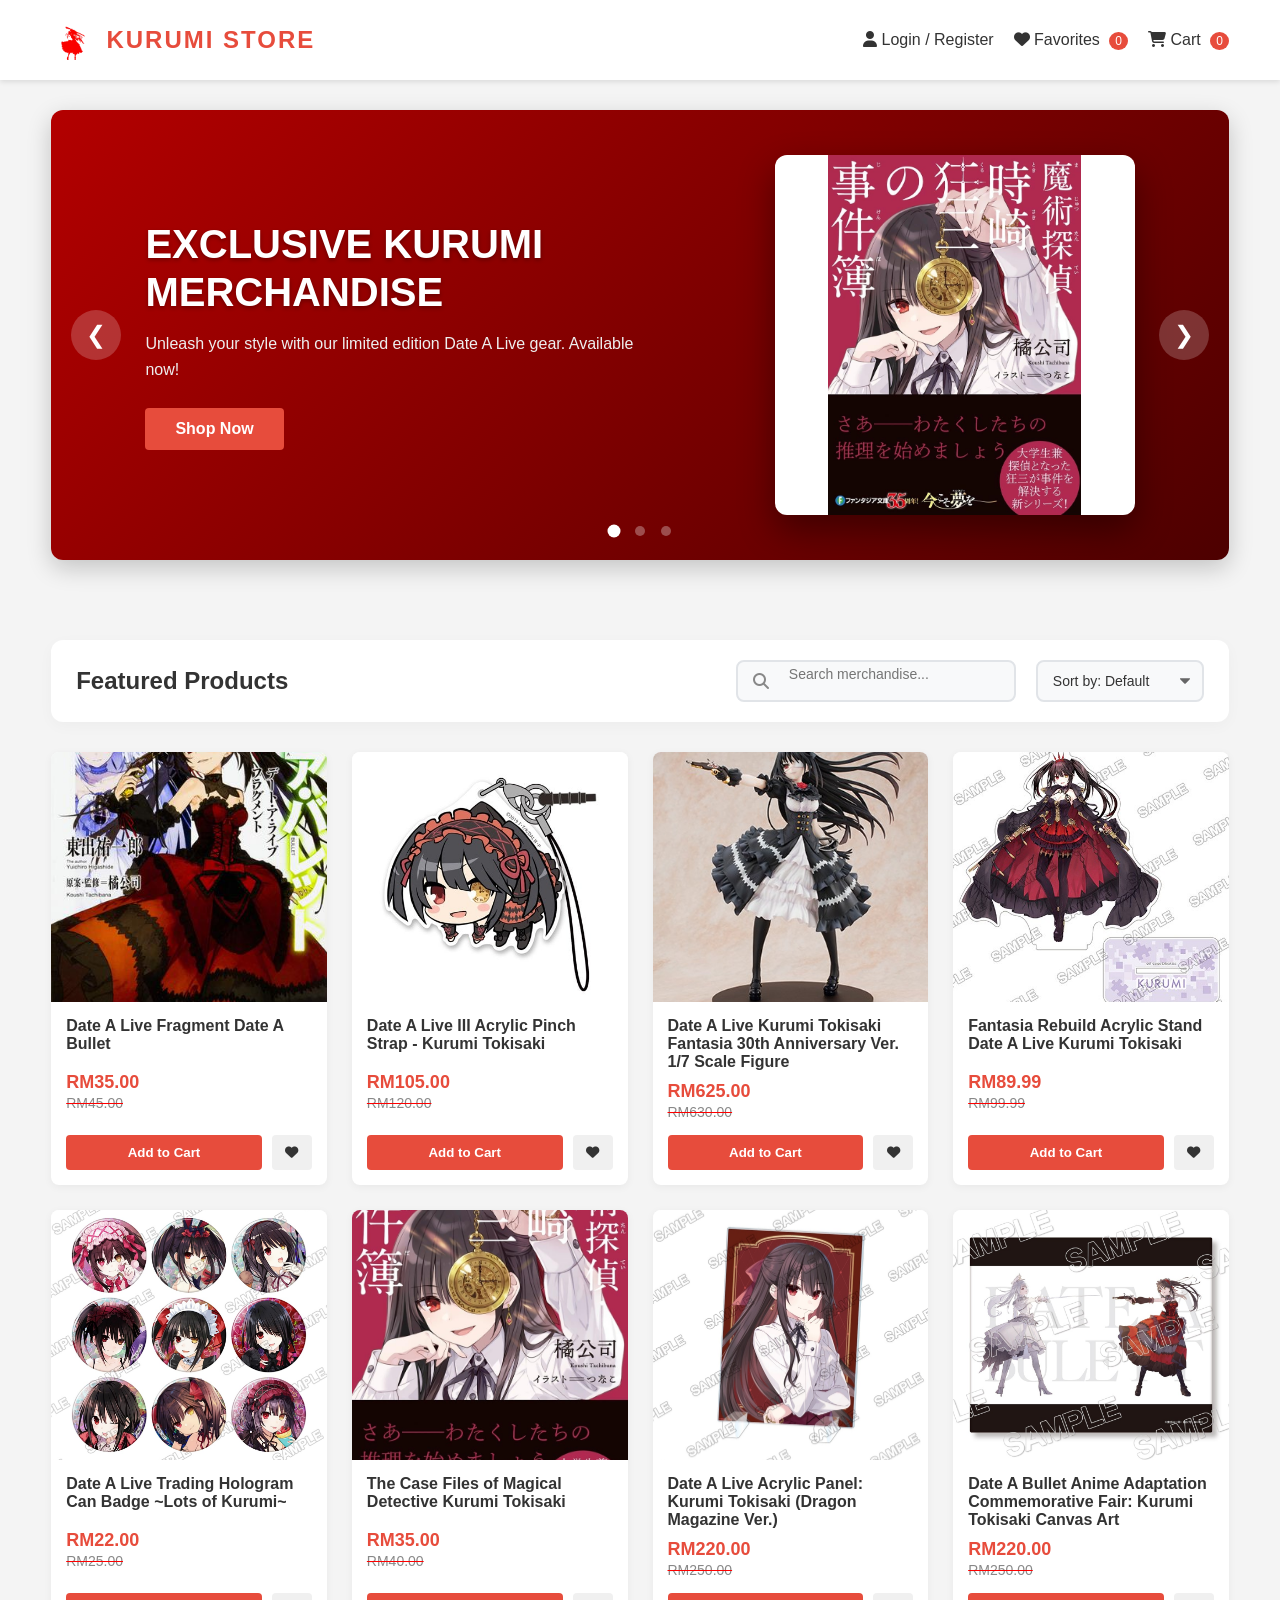
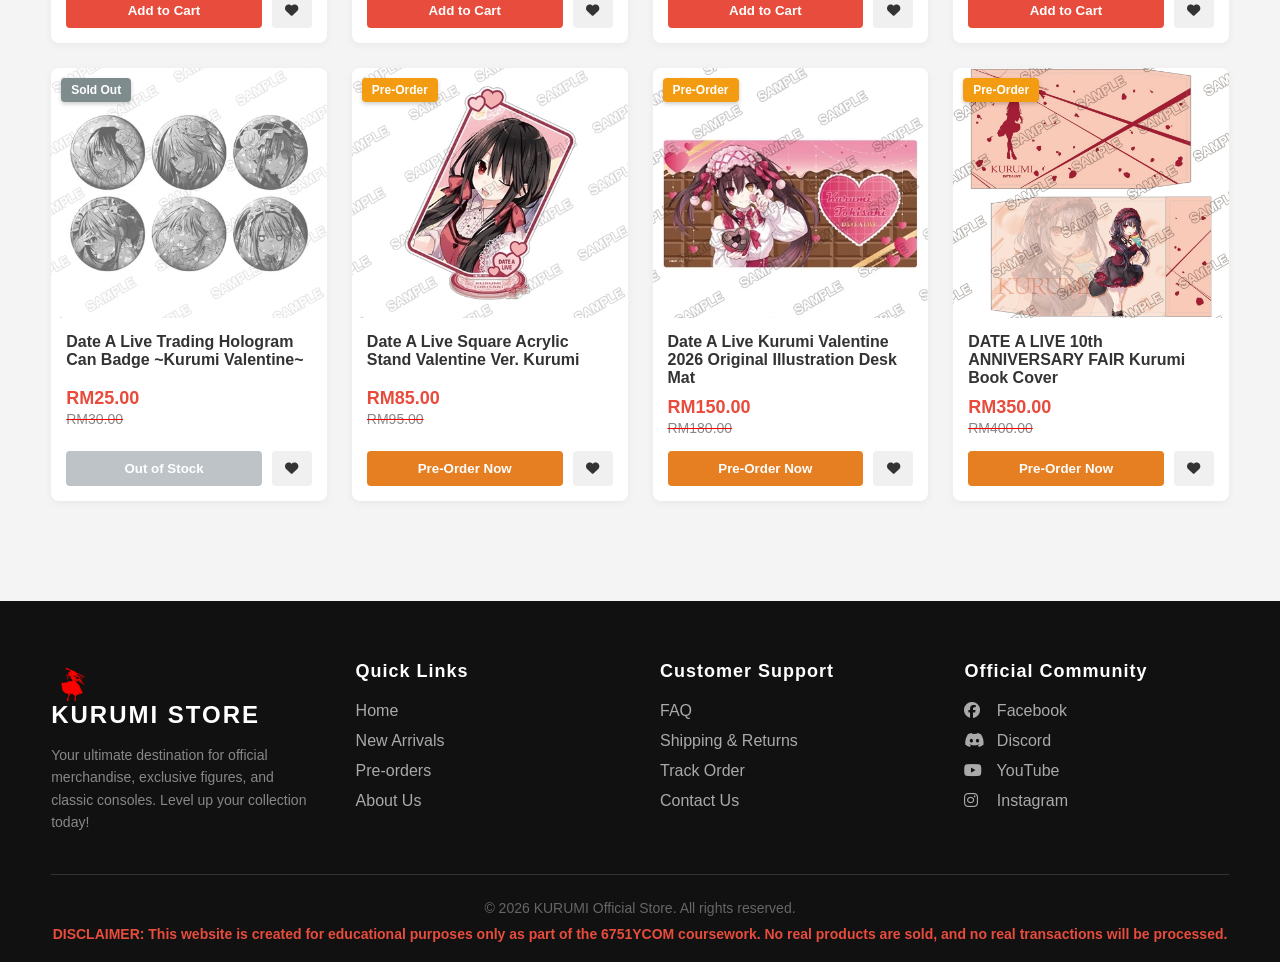
<file: kurumistore/checkout.html>
<!DOCTYPE html>
<html lang="en">
<head>
    <meta charset="UTF-8">
    <meta name="viewport" content="width=device-width, initial-scale=1.0">
    <title>Secure Checkout - KURUMI Store</title>
    <link rel="stylesheet" href="https://cdnjs.cloudflare.com/ajax/libs/font-awesome/6.4.0/css/all.min.css">
    <link rel="stylesheet" href="style.css">
</head>
<body class="bg-gray"> <header class="checkout-header">
        <a href="index.html" class="logo">
            <img src="logo.png" alt="Logo"> KURUMI STORE <span style="color:#666; font-size:16px; margin-left:10px;">| Secure Checkout</span>
        </a>
        <a href="index.html" class="back-link"><i class="fas fa-arrow-left"></i> Back to Cart</a>
    </header>

    <main class="checkout-page-container">
        <div class="checkout-form-section">
            <div class="checkout-card">
                <h3><i class="fas fa-map-marker-alt"></i> Shipping Address</h3>
                <input type="text" id="shippingAddress" class="input-field" placeholder="Enter your full shipping address..." required>
            </div>

            <div class="checkout-card">
                <h3><i class="fas fa-credit-card"></i> Payment Method</h3>
                <div class="payment-methods">
                    <label class="payment-option">
                        <input type="radio" name="payment" value="TNG" checked> 
                        <img src="tnglogo.png" alt="TNG"  style="width:30px;"> Touch 'n Go eWallet
                    </label>
                    <label class="payment-option">
                        <input type="radio" name="payment" value="VISA"> 
                        <img src="visalogo.png" alt="VISA"  style="width:30px;"> Credit/Debit Card
                    </label>
                    <label class="payment-option">
                        <input type="radio" name="payment" value="COD"> 
                        <i class="fas fa-truck" style="width:30px; text-align:center; color:#555;"></i> Cash on Delivery (COD)
                    </label>
                </div>
            </div>

            <div class="checkout-card">
                <h3><i class="fas fa-comment-dots"></i> Remarks for Seller</h3>
                <input type="text" id="orderRemarks" class="input-field" placeholder="Any special requests? (e.g., Please pack securely)">
            </div>
        </div>
        
        <div class="checkout-summary-section">
            <div class="checkout-card sticky-summary">
                <h3>Order Summary</h3>
                
                <div id="checkoutItemsList" class="checkout-items-full-list"></div>
                
                <div class="voucher-box">
                    <input type="text" id="voucherCode" placeholder="Enter Code (Try 'SEGA10')">
                    <button onclick="applyVoucher()">Apply</button>
                </div>

                <div class="summary-details">
                    <div class="summary-line"><span>Subtotal:</span> <span id="checkoutSubtotal">RM0.00</span></div>
                    <div class="summary-line"><span>Shipping Fee:</span> <span id="checkoutShipping">RM5.00</span></div>
                    <div class="summary-line discount-line" id="discountLine"><span>Voucher Discount:</span> <span id="checkoutDiscount">-RM0.00</span></div>
                </div>
                
                <div class="summary-total"><span>Total Payment:</span> <span id="checkoutFinalTotal" style="color: var(--danger-color);">RM0.00</span></div>
                <button class="btn btn-submit btn-checkout-large" onclick="processPayment()">Confirm & Pay</button>
            </div>
        </div>
    </main>

    <div class="modal-overlay" id="successModal">
        <div class="modal success-modal">
            <i class="fas fa-check-circle success-icon"></i>
            <h2>Payment Successful!</h2>
            <p>Thank you for your purchase. Your order is currently being processed and will be shipped soon.</p>
            <div class="success-details" id="successDetails"></div>
            <button class="btn btn-submit" onclick="returnToHome()">Back to Home</button>
        </div>
    </div>

    <div id="toastContainer" class="toast-container"></div>
    <script src="checkout.js"></script>
</body>
</html>
</file>
<file: style.css>
html, body {
    margin: 0;
    padding: 0;
    scroll-behavior: smooth;
    background-color: #050505;
}

body {
    font-family: 'Helvetica Neue', Arial, sans-serif;
    scroll-behavior: smooth;
    display: flex;
    flex-direction: column;
    min-height: 100vh;
}

main, .container {
    flex: 1 0 auto;
}

   .hero-section {
    background: linear-gradient(rgba(0,0,0,0.5), rgba(0,0,0,0.5)), 
                url('image/Sekai_Single.webp');
    background-size: cover;     
    background-position: center;
    background-repeat: no-repeat;
    height: 100vh;              
    width: 100%;
    display: flex;
    flex-direction: column;     
    align-items: center;
    justify-content: center;
    color: white;
    text-align: center;
    position: relative;
}

.hero-content {
    z-index: 2;
}

.hero-content h1 {
    font-size: 3.5rem; 
    letter-spacing: 8px;
    font-weight: 800;
    text-shadow: 2px 2px 10px rgba(0,0,0,0.8);
}

.scroll-icon {
    position: absolute;
    bottom: 30px;
    left: 50%;
    transform: translateX(-50%);
    cursor: pointer;
    z-index: 2;
}

.scroll-icon a {
    color: #ffc107;      
    font-size: 2.5rem;
    text-decoration: none;
    animation: bounce 2s infinite;
}

@keyframes bounce {
    0%, 20%, 50%, 80%, 100% {transform: translateY(0);}
    40% {transform: translateY(-15px);}
    60% {transform: translateY(-7px);}
}
.artist-item {
    position: relative;
    overflow: hidden; 
    height: 350px; 

    cursor: pointer;
}

.artist-item img {
    width: 100%;
    height: 100%;
    object-fit: cover;
    transition: transform 0.6s cubic-bezier(0.25, 1, 0.5, 1); 
}

.artist-item:hover img {
    transform: scale(1.1); 
}


.overlay {
    position: absolute;
    bottom: 0;
    left: 0;
    right: 0;
    background: linear-gradient(to top, rgba(0,0,0,0.9) 0%, rgba(0,0,0,0) 100%);
    width: 100%;
    height: 0; 
    transition: height 0.5s ease; 
    display: flex;
    align-items: center;
    justify-content: center;
}

.artist-item:hover .overlay {
    height: 100%;
}

.text {
    color: white;
    font-size: 24px;
    font-weight: bold;
    opacity: 0; 
    transition: opacity 0.4s ease 0.2s; 
}

.artist-item:hover .text {
    opacity: 1;
}

.text {
    color: white;
    font-size: 20px;
    position: absolute;
    top: 50%;
    left: 50%;
    transform: translate(-50%, -50%);
    text-align: center;
    width: 100%;
}

.details-page {
    background-size: cover;
    background-attachment: fixed;
    background-position: center;
    background-repeat: no-repeat;
    min-height: 100vh;
    transition: background 0.5s ease;
}

.bg-leo { 
    background-image: linear-gradient(rgba(0,0,0,0.75), rgba(0,0,0,0.75)), url('image/area_image_17.png'); 
}

.bg-vivid { 
    background-image: linear-gradient(rgba(0,0,0,0.75), rgba(0,0,0,0.75)), url('image/vbsarea.png'); 
}

.bg-nightcord { 
    background-image: linear-gradient(rgba(0,0,0,0.8), rgba(0,0,0,0.8)), url('image/25area.png'); 
}

.bg-wxs { 
    background-image: linear-gradient(rgba(0,0,0,0.7), rgba(0,0,0,0.7)), url('image/wxsarea.png'); 
}

.bg-mmj { 
    background-image: linear-gradient(rgba(0,0,0,0.7), rgba(0,0,0,0.7)), url('image/mmjarea.png'); 
}

.bg-vs { 
    background-image: linear-gradient(rgba(0,0,0,0.7), rgba(0,0,0,0.7)), url('image/vsarea.png'); 
}


.download-track-btn {
    margin-right: 20px !important; 
    display: inline-flex;
    align-items: center;
    text-decoration: none !important;
}

.play-track-btn {
    width: 40px;
    height: 40px;
    display: inline-flex;
    align-items: center;
    justify-content: center;
    border-radius: 50% !important; 
}

.download-img-btn {
    width: 32px;
    height: 32px;
    object-fit: contain;
    transition: transform 0.2s ease;
}

.download-img-btn:hover {
    transform: scale(1.2);
}

.accordion-button {
    text-decoration: none !important;
    box-shadow: none !important;
}

.accordion-button:not(.collapsed) {
    background-color: rgba(255, 193, 7, 0.1) !important;
    color: #ffc107 !important;
}

.accordion-button::after {
    filter: invert(1);
}

.back-home-btn, .about-us-btn {
    position: fixed;
    top: 25px;
    z-index: 4000;
    width: 45px;
    height: 45px;
    transition: transform 0.3s cubic-bezier(0.175, 0.885, 0.32, 1.275);
}

.back-home-btn { left: 25px; }
.about-us-btn { right: 25px; }

.back-home-btn img, .about-us-btn img {
    width: 100%;
    height: 100%;
    object-fit: contain;
    filter: drop-shadow(0 0 5px rgba(0,0,0,0.5));
}

.back-home-btn:hover, .about-us-btn:hover { transform: scale(1.15); }

.footer {
    flex-shrink: 0; 
    background-color: #050505;
    border-top: 1px solid rgba(255, 193, 7, 0.2);
    padding: 3rem 0 1.5rem;
    margin-top: auto; 
}

.footer-links a {
    color: #888;
    text-decoration: none;
    transition: all 0.3s ease;
}

.footer-links a:hover {
    color: #ffc107;
    padding-left: 5px;
}

.fixed-bottom {
    background: rgba(0, 0, 0, 0.95) !important;
    backdrop-filter: blur(10px);
    border-top: 1px solid rgba(255, 255, 255, 0.1);
}
.about-us-btn img {
    width: 100%;
    height: 100%;
    object-fit: contain;

    filter: drop-shadow(0 0 8px rgba(255, 255, 255, 0.6));
    transition: filter 0.3s ease;
}

.about-us-btn:hover img {
        filter: drop-shadow(0 0 12px rgba(255, 255, 255, 0.9));
}

#album-cover {
    width: 100%;
    cursor: pointer;
    transition: transform 0.6s cubic-bezier(0.34, 1.56, 0.64, 1), 
                box-shadow 0.4s ease, 
                filter 0.4s ease;
    border: 1px solid rgba(255, 255, 255, 0.1);
    box-shadow: 0 10px 30px rgba(0, 0, 0, 0.5);
}

#album-cover:hover {
    transform: scale(1.05) rotate(3deg); 

    box-shadow: 0 15px 45px rgba(255, 193, 7, 0.3), 0 0 20px rgba(255, 255, 255, 0.1);
    filter: brightness(1.1); 
}

#album-cover:active {
    transform: scale(0.98) rotate(1deg);
}
</file>
<file: kurumistore/style.css>
:root {
    --primary-color: #0066cc; 
    --secondary-color: #f4f4f4;
    --text-color: #333;
    --danger-color: #e74c3c;
}

* { margin: 0; padding: 0; box-sizing: border-box; font-family: 'Segoe UI', Tahoma, Geneva, Verdana, sans-serif; }
body { background-color: var(--secondary-color); color: var(--text-color); }
a { text-decoration: none; color: inherit; }

header { 
    background-color: #fff; 
    padding: 20px 4%;
    display: flex; justify-content: space-between; align-items: center; 
    box-shadow: 0 2px 5px rgba(0,0,0,0.1); 
    position: sticky; top: 0; z-index: 100; 
}

main { 
    padding: 40px 4%; 
    max-width: 1600px; 
    margin: auto; 
}

.hero-banner {
    position: relative;
    max-width: 1600px;
    margin: 30px auto 40px; 
    border-radius: 12px;
    overflow: hidden;
    box-shadow: 0 8px 25px rgba(0,0,0,0.2);
    width: 92%;
}

.logo { 
    font-size: 24px; 
    font-weight: bold; 
    color: var( --danger-color); 
    letter-spacing: 2px; 
    text-decoration: none;
    display: flex; 
    align-items: center; 
    gap: 12px; 
}

.logo img {
    height: 40px; 
    width: auto;
    display: block;
}
.nav-links { display: flex; gap: 20px; align-items: center; }
.nav-links div { cursor: pointer; transition: color 0.3s; font-weight: 500; }
.nav-links div:hover { color: var( --danger-color); }
.badge { background: var(--danger-color); color: white; border-radius: 50%; padding: 2px 6px; font-size: 12px; margin-left: 5px; }


/* Main Content & Toolbar */

.toolbar { 
    display: flex; 
    justify-content: space-between; 
    align-items: center; 
    margin-bottom: 30px; 
    background: #fff; 
    padding: 20px 25px; 
    border-radius: 12px; 
    box-shadow: 0 4px 15px rgba(0,0,0,0.03);
    flex-wrap: wrap; 
    gap: 15px;
}

.toolbar-controls { 
    display: flex; 
    gap: 20px; 
    align-items: center; 
    flex-wrap: wrap; 
}

.search-bar {
    display: flex;
    align-items: center;
    background: #f8f9fa; 
    border: 2px solid #e1e4e8;
    border-radius: 8px;
    padding: 0 15px;
    width: 280px;
    height: 42px;
    transition: all 0.3s ease;
}

.search-bar:focus-within {
    border-color: var(--primary-color);
    background: #fff;
    box-shadow: 0 0 0 3px rgba(0, 102, 204, 0.1);
}

.search-bar i { 
    color: #888; 
    font-size: 16px;
    margin-right: 10px; 
}

.search-bar input {
    border: none !important; 
    background: transparent !important;
    outline: none !important;
    flex: 1; 
    font-size: 14px;
    color: var(--text-color);
    padding: 0;
    margin: 0;
    

    line-height: normal;
    height: auto; 
}


#sortSelect {
    height: 42px;
    padding: 0 35px 0 15px; 
    font-size: 14px;
    color: var(--text-color);
    background-color: #f8f9fa;
    border: 2px solid #e1e4e8;
    border-radius: 8px;
    outline: none;
    cursor: pointer;
   
    appearance: none; 
    -webkit-appearance: none;
    -moz-appearance: none;

    background-image: url("data:image/svg+xml;charset=US-ASCII,%3Csvg%20xmlns%3D%22http%3A%2F%2Fwww.w3.org%2F2000%2Fsvg%22%20width%3D%22292.4%22%20height%3D%22292.4%22%3E%3Cpath%20fill%3D%22%23666%22%20d%3D%22M287%2069.4a17.6%2017.6%200%200%200-13-5.4H18.4c-5%200-9.3%201.8-12.9%205.4A17.6%2017.6%200%200%200%200%2082.2c0%205%201.8%209.3%205.4%2012.9l128%20127.9c3.6%203.6%207.8%205.4%2012.8%205.4s9.2-1.8%2012.8-5.4L287%2095c3.5-3.5%205.4-7.8%205.4-12.8%200-5-1.9-9.2-5.5-12.8z%22%2F%3E%3C%2Fsvg%3E");
    background-repeat: no-repeat;
    background-position: right 12px center;
    background-size: 10px auto;
    transition: all 0.3s ease;
}

#sortSelect:focus, #sortSelect:hover {
    border-color: var(--primary-color);
    background-color: #fff;
    box-shadow: 0 0 0 3px rgba(0, 102, 204, 0.1);
}


.carousel-container {
    display: flex;
    transition: transform 0.5s ease-in-out;
    width: 100%;
}

.carousel-slide {
    flex-shrink: 0;
    min-width: 100%;
    height: 450px;
    display: flex;
    align-items: center;
    justify-content: space-between;
    padding: 0 8%;
    box-sizing: border-box;
}

.slide-content {
    flex: 1;
    max-width: 500px;
    color: #fff;
    z-index: 2;
}

.slide-content h2 { margin-bottom: 15px; font-size: 40px; border: none; padding: 0; line-height: 1.2; text-shadow: 0 2px 4px rgba(0,0,0,0.3);}
.slide-content p { margin-bottom: 25px; font-size: 16px; line-height: 1.6; color: #eee; }
.slide-content .btn { font-size: 16px; padding: 12px 30px; width: auto; font-weight: bold;}

.slide-image-wrapper {
    flex: 1;
    display: flex;
    justify-content: flex-end; 
    align-items: center;
    height: 100%;
}

.slide-image-wrapper img {
    width: 360px; 
    height: 360px;
    object-fit: contain; 
    border-radius: 12px;
    box-shadow: 0 15px 35px rgba(0,0,0,0.4);
    background: #fff; 
    transition: transform 0.3s ease;
}

.slide-image-wrapper img:hover {
    transform: scale(1.03);
}

.carousel-btn {
    position: absolute;
    top: 50%;
    transform: translateY(-50%);
    background: rgba(255,255,255,0.2);
    color: white;
    border: none;
    width: 50px;
    height: 50px;
    cursor: pointer;
    font-size: 24px;
    border-radius: 50%;
    transition: background 0.3s;
    display: flex;
    justify-content: center;
    align-items: center;
}
.carousel-btn:hover { background: rgba(0,0,0,0.6); }
.carousel-btn.prev { left: 20px; }
.carousel-btn.next { right: 20px; }


.carousel-dots {
    position: absolute;
    bottom: 20px;
    width: 100%;
    text-align: center;
}
.dot {
    display: inline-block;
    width: 10px;
    height: 10px;
    margin: 0 6px;
    background-color: rgba(255,255,255,0.3);
    border-radius: 50%;
    cursor: pointer;
    transition: all 0.3s;
}
.dot.active, .dot:hover { background-color: #fff; transform: scale(1.3); }

.grid { 
    display: grid; 
    grid-template-columns: repeat(auto-fill, minmax(250px, 1fr));
    gap: 25px; 
}
.card { background: #fff; border-radius: 8px; overflow: hidden; box-shadow: 0 2px 8px rgba(0,0,0,0.05); transition: transform 0.3s; display: flex; flex-direction: column; position: relative;}
.card:hover { transform: translateY(-5px); }
.card img { width: 100%; height: 250px; object-fit: cover; background: #eee; cursor: pointer; }
.card-info { padding: 15px; flex-grow: 1; display: flex; flex-direction: column; justify-content: space-between; }
.card-title { font-size: 16px; font-weight: 600; margin-bottom: 10px; cursor: pointer; }
.card-title:hover { color: var(--danger-color); }


.price-container { display: flex; flex-direction: column; margin-bottom: 15px; }
.discount-price { color: var(--danger-color); font-weight: bold; font-size: 18px; }
.original-price { color: #888; font-size: 14px; text-decoration: line-through; text-decoration-color: red; margin-top: 2px; }

.card-actions { display: flex; gap: 10px; }
.btn { flex: 1; padding: 10px; text-align: center; border: none; border-radius: 4px; cursor: pointer; font-weight: bold; transition: background 0.3s; }
.btn-add { background: var(--danger-color); color: white; }
.btn-add:hover { background: var(--danger-color); }
.btn-fav { background: #f0f0f0; color: #333; width: 40px; flex: none; display: flex; justify-content: center; align-items: center; }
.btn-fav.active { color: var(--danger-color); }

.product-modal { width: 750px; max-width: 95%; }
.product-details-container { display: flex; gap: 25px; flex-wrap: wrap; }
.product-details-container img { width: 300px; height: 300px; object-fit: cover; border-radius: 8px; background: #eee; }
.product-info { flex: 1; min-width: 250px; display: flex; flex-direction: column; }
.product-info h2 { border-bottom: none; margin-bottom: 10px; padding-bottom: 0; }
.product-info .discount-price { font-size: 24px; }
.product-info .original-price { font-size: 16px; }
.product-description { margin: 15px 0; color: #555; line-height: 1.6; font-size: 14px; }

.quantity-selector { display: flex; align-items: center; gap: 10px; margin-bottom: 20px; }
.qty-btn { background: #ddd; border: none; width: 30px; height: 30px; font-size: 18px; cursor: pointer; border-radius: 4px; display: flex; justify-content: center; align-items: center;}
.qty-btn:hover { background: #ccc; }
.qty-input { width: 50px; height: 30px; text-align: center; border: 1px solid #ccc; border-radius: 4px; font-size: 16px; pointer-events: none; }


.modal-overlay { 
    position: fixed; top: 0; left: 0; width: 100%; height: 100%; 
    background: rgba(0,0,0,0.5); 
    display: flex; justify-content: center; align-items: center; z-index: 1000; 

    opacity: 0; visibility: hidden; transition: all 0.3s ease-in-out;
}
.modal-overlay.show {
    opacity: 1; visibility: visible;
}

.modal { 
    background: #fff; padding: 30px; border-radius: 8px; width: 400px; max-width: 90%; 
    position: relative; max-height: 80vh; overflow-y: auto;

    transform: translateY(-30px); transition: transform 0.3s ease-in-out;
}
.modal-overlay.show .modal {
    transform: translateY(0);
}

.close-btn { position: absolute; top: 15px; right: 15px; font-size: 24px; cursor: pointer; color: #666; transition: color 0.2s;}
.close-btn:hover { color: #000; }
.modal h2 { margin-bottom: 20px; border-bottom: 2px solid var(--secondary-color); padding-bottom: 10px; }


input[type="text"], input[type="password"], input[type="email"] { width: 100%; padding: 10px; margin-bottom: 15px; border: 1px solid #ccc; border-radius: 4px; }
.btn-submit { width: 100%; background: var(--primary-color); color: #fff; padding: 12px; border: none; border-radius: 4px; cursor: pointer; font-size: 16px; transition: background 0.3s; }

.cart-controls { display: flex; align-items: center; gap: 8px; margin-bottom: 15px; padding-bottom: 15px; border-bottom: 2px solid #eee; cursor: pointer; font-weight: bold; }
.cart-controls input[type="checkbox"] { width: 18px; height: 18px; cursor: pointer; }

.cart-item { display: flex; align-items: center; gap: 15px; margin-bottom: 15px; padding-bottom: 15px; border-bottom: 1px solid #eee; }
.cart-item-checkbox { width: 18px; height: 18px; cursor: pointer; }
.cart-item-img { width: 60px; height: 60px; object-fit: cover; border-radius: 6px; border: 1px solid #ddd; }
.cart-item-info { flex: 1; display: flex; flex-direction: column; }
.cart-item-title { font-weight: bold; font-size: 14px; margin-bottom: 4px; color: #333;}
.cart-item-qty { font-size: 12px; color: #666; }
.cart-item-price { font-weight: bold; color: var(--danger-color); font-size: 16px; white-space: nowrap;}

.cart-total { font-size: 20px; font-weight: bold; text-align: right; margin-top: 20px; margin-bottom: 20px; color: #333;}
.btn-checkout { background: #27ae60; color: white; }
.btn-checkout:hover { background: #219653; }
.btn-checkout:disabled { background: #ccc; cursor: not-allowed; }

.modal::-webkit-scrollbar {
    width: 8px;
}

.modal::-webkit-scrollbar-track {
    background: transparent;
    margin: 8px 0;
}

.modal::-webkit-scrollbar-thumb {
    background: #ccc; 
    border-radius: 10px;
}

.modal::-webkit-scrollbar-thumb:hover {
    background: #aaa;
}

.checkout-modal { width: 800px; max-width: 95%; background: #fff;}
.checkout-container { display: flex; gap: 30px; flex-wrap: wrap; margin-top: 10px;}
.checkout-form { flex: 2; min-width: 300px; }
.checkout-summary { flex: 1; min-width: 260px; background: #f8f9fa; padding: 25px; border-radius: 8px; border: 1px solid #eee; display: flex; flex-direction: column;}

.checkout-form h3, .checkout-summary h3 { margin: 15px 0 10px; font-size: 16px; border-bottom: 1px solid #ddd; padding-bottom: 8px; color: #333;}
.checkout-form textarea { width: 100%; padding: 12px; border: 1px solid #ccc; border-radius: 4px; resize: vertical; font-family: inherit; margin-bottom: 10px;}

.payment-methods { display: flex; flex-direction: column; gap: 10px; margin-bottom: 20px; }
.payment-option { display: flex; align-items: center; gap: 12px; padding: 12px 15px; border: 1px solid #ccc; border-radius: 6px; cursor: pointer; transition: all 0.2s; font-weight: 500;}
.payment-option:hover { background: #f0f8ff; border-color: var(--primary-color); }
.payment-option input[type="radio"] { width: 18px; height: 18px; cursor: pointer; accent-color: var(--primary-color);}

.summary-line { display: flex; justify-content: space-between; margin-bottom: 12px; color: #555; font-size: 15px;}
.discount-line { color: var(--danger-color); display: none; font-weight: bold;}
.summary-total { display: flex; justify-content: space-between; font-size: 22px; font-weight: bold; margin: 20px 0; border-top: 2px dashed #ccc; padding-top: 20px; color: var(--text-color);}

.voucher-box { display: flex; gap: 8px; margin: 15px 0; }
.voucher-box input { margin-bottom: 0; flex: 1; border-radius: 4px; border: 1px solid #ccc; padding: 10px;}
.voucher-box button { background: #333; color: #fff; border: none; padding: 0 15px; border-radius: 4px; cursor: pointer; font-weight: bold; transition: background 0.2s;}
.voucher-box button:hover { background: #000; }

.success-modal { text-align: center; width: 450px; padding: 40px 30px; }
.success-icon { font-size: 70px; color: #27ae60; margin-bottom: 20px; animation: popIn 0.5s cubic-bezier(0.175, 0.885, 0.32, 1.275); }
.success-modal h2 { border-bottom: none; margin-bottom: 10px; color: #27ae60; }
.success-modal p { color: #666; line-height: 1.5; margin-bottom: 25px; }
.success-details { background: #f9f9f9; padding: 15px; border-radius: 6px; margin-bottom: 25px; text-align: left; font-size: 14px; border: 1px solid #eee;}
.success-details strong { display: inline-block; width: 80px; color: #555;}

@keyframes popIn {
    0% { transform: scale(0); opacity: 0; }
    100% { transform: scale(1); opacity: 1; }
}


.site-footer {
    background-color: #111; 
    color: #ccc;
    padding: 60px 4% 20px;
    margin-top: 60px; 
}

.footer-container {
    display: grid;
    grid-template-columns: repeat(auto-fit, minmax(200px, 1fr));
    gap: 40px;
    max-width: 1400px;
    margin: 0 auto;
    border-bottom: 1px solid #333; 
    padding-bottom: 40px;
}

.footer-column h3 {
    color: #fff;
    margin-bottom: 20px;
    font-size: 18px;
    letter-spacing: 1px;
}

.footer-column ul {
    list-style: none; 
}

.footer-column ul li {
    margin-bottom: 12px;
}

.footer-column ul li a, .social-links a {
    color: #aaa;
    transition: color 0.3s, transform 0.3s;
    display: inline-block;
}

.footer-column ul li a:hover, .social-links a:hover {
    color: var(--danger-color);
    transform: translateX(5px); 
}

.brand-col .logo {
    color: #fff;
    margin-bottom: 15px;
    display: inline-block;
}

.brand-col p {
    line-height: 1.6;
    font-size: 14px;
    color: #888;
}

.social-links {
    display: flex;
    flex-direction: column;
    gap: 12px;
}

.social-links a i {
    width: 20px;
    margin-right: 8px;
}

.footer-bottom {
    text-align: center;
    padding-top: 25px;
    font-size: 14px;
    color: #666;
}

.checkout-items-list {
    max-height: 250px; 
    overflow-y: auto; 
    margin-bottom: 20px;
    padding-right: 10px;
    border-bottom: 1px solid #eee;
}

.checkout-items-list::-webkit-scrollbar { width: 6px; }
.checkout-items-list::-webkit-scrollbar-thumb { background: #ccc; border-radius: 4px; }

.checkout-item {
    display: flex;
    align-items: center;
    justify-content: space-between;
    padding: 10px 0;
    border-bottom: 1px dashed #eee;
}

.checkout-item:last-child {
    border-bottom: none;
}

.checkout-item-img {
    width: 60px;
    height: 60px;
    object-fit: contain;
    background: #f9f9f9;
    border-radius: 6px;
    border: 1px solid #ddd;
}

.checkout-item-info {
    flex: 1;
    margin-left: 15px;
}

.checkout-item-name {
    font-weight: bold;
    font-size: 14px;
    color: #333;
    margin-bottom: 5px;
}

.checkout-item-qty {
    font-size: 12px;
    color: #666;
}

.checkout-item-price {
    font-weight: bold;
    color: var(--primary-color);
    font-size: 16px;
}


.status-badge {
    position: absolute;
    top: 10px;
    left: 10px;
    padding: 5px 10px;
    color: white;
    font-size: 12px;
    font-weight: bold;
    border-radius: 4px;
    z-index: 10;
    box-shadow: 0 2px 4px rgba(0,0,0,0.2);
}

.status-badge.sold-out { background-color: #7f8c8d; }
.status-badge.pre-order { background-color: #f39c12; }

.img-sold-out { 
    filter: grayscale(100%); 
    opacity: 0.6; 
    cursor: not-allowed !important; 
}

.btn-disabled { 
    background: #bdc3c7; 
    color: #fff; 
    cursor: not-allowed; 
}
.btn-preorder { 
    background: #e67e22; 
    color: #fff; 
}
.btn-preorder:hover { 
    background: #d35400; 
}

/* --- Toast Notification Styles --- */
.toast-container {
    position: fixed;
    bottom: 30px;
    right: 30px;
    z-index: 9999;
    display: flex;
    flex-direction: column;
    gap: 15px;
}

.toast {
    background-color: #333;
    color: #fff;
    padding: 15px 25px;
    border-radius: 6px;
    box-shadow: 0 5px 15px rgba(0,0,0,0.2);
    display: flex;
    align-items: center;
    gap: 12px;
    font-size: 15px;
    font-weight: 500;
    min-width: 280px;

    animation: slideInRight 0.4s cubic-bezier(0.68, -0.55, 0.265, 1.55) forwards;
}

.toast.success { background-color: #27ae60; border-left: 5px solid #1e8449; }
.toast.error { background-color: #e74c3c; border-left: 5px solid #c0392b; }
.toast.info { background-color: #3498db; border-left: 5px solid #2980b9; }

.toast i { font-size: 20px; }

@keyframes slideInRight {
    from { transform: translateX(120%); opacity: 0; }
    to { transform: translateX(0); opacity: 1; }
}

@keyframes slideOutRight {
    from { transform: translateX(0); opacity: 1; }
    to { transform: translateX(120%); opacity: 0; }
}

.toast.hide {
    animation: slideOutRight 0.4s ease-in forwards;
}

.user-profile {
    display: flex;
    align-items: center;
    gap: 12px;
    cursor: default !important;
}

.user-profile:hover {
    color: var(--text-color) !important;
}

.user-avatar {
    width: 32px;
    height: 32px;
    background-color: var(--primary-color);
    color: #fff;
    border-radius: 50%;
    display: flex;
    justify-content: center;
    align-items: center;
    font-weight: bold;
    font-size: 16px;
    text-transform: uppercase;
    box-shadow: 0 2px 4px rgba(0,0,0,0.1);
}

.user-name {
    font-weight: 600;
    font-size: 15px;
    color: #333;
}

.btn-logout {
    background: transparent;
    border: 1px solid var(--danger-color);
    color: var(--danger-color);
    padding: 4px 12px;
    border-radius: 4px;
    cursor: pointer;
    font-size: 12px;
    font-weight: bold;
    transition: all 0.3s ease;
    margin-left: 5px;
}

.btn-logout:hover {
    background: var(--danger-color);
    color: white;
}
/* ==========================================
   Checkout Page Styles (结账页面专属)
   ========================================== */
   .bg-gray { background-color: #f4f6f8; }

   .checkout-header {
       background: #fff;
       padding: 15px 4%;
       display: flex;
       justify-content: space-between;
       align-items: center;
       box-shadow: 0 2px 10px rgba(0,0,0,0.05);
   }
   
   .back-link {
       font-weight: 600;
       color: #555;
       transition: color 0.3s;
   }
   .back-link:hover { color: var(--primary-color); }
   
   .checkout-page-container {
       max-width: 1200px;
       margin: 40px auto;
       padding: 0 4%;
       display: flex;
       gap: 30px;
       align-items: flex-start;
   }
   
   .checkout-form-section { flex: 3; display: flex; flex-direction: column; gap: 20px; }
   .checkout-summary-section { flex: 2; position: relative; }
   
   /* 悬浮固定的 Summary 卡片 */
   .sticky-summary {
       position: sticky;
       top: 100px;
   }
   
   .checkout-card {
       background: #fff;
       border-radius: 12px;
       padding: 25px;
       box-shadow: 0 4px 15px rgba(0,0,0,0.03);
   }
   
   .checkout-card h3 {
       margin-bottom: 20px;
       padding-bottom: 10px;
       border-bottom: 2px solid #f0f0f0;
       color: #333;
       display: flex;
       align-items: center;
       gap: 10px;
   }
   
   .checkout-card h3 i { color: var(--primary-color); }
   
   .input-field {
       width: 100%;
       padding: 12px;
       border: 1px solid #ddd;
       border-radius: 6px;
       font-size: 14px;
   }
   
   /* 完整展示的商品列表 */
   .checkout-items-full-list {
       display: flex;
       flex-direction: column;
       gap: 15px;
       margin-bottom: 20px;
   }
   
   .checkout-item-full {
       display: flex;
       align-items: center;
       gap: 15px;
       padding: 15px;
       background: #fafafa;
       border-radius: 8px;
       border: 1px solid #eee;
   }
   
   .checkout-item-full img {
       width: 70px;
       height: 70px;
       object-fit: contain;
       background: #fff;
       border-radius: 6px;
       border: 1px solid #ddd;
   }
   
   .item-details { flex: 1; }
   .item-name { font-weight: 600; font-size: 14px; margin-bottom: 5px; line-height: 1.4; color: #333;}
   .item-price { color: #888; font-size: 12px; margin-bottom: 8px; }
   .item-total-price { font-weight: bold; font-size: 16px; color: #333; }
   
   /* --- 美化的 Quantity Control (结账页加减器) --- */
   .checkout-qty-control {
       display: inline-flex;
       align-items: center;
       background: #fff;
       border: 1px solid #ddd;
       border-radius: 6px;
       overflow: hidden;
       height: 30px;
   }
   
   .checkout-qty-control button {
       background: #f8f9fa;
       border: none;
       width: 30px;
       height: 100%;
       cursor: pointer;
       color: #555;
       font-size: 12px;
       transition: background 0.2s;
   }
   
   .checkout-qty-control button:hover { background: #e2e6ea; color: #000; }
   
   .checkout-qty-control input {
       width: 40px;
       height: 100%;
       border: none;
       border-left: 1px solid #ddd;
       border-right: 1px solid #ddd;
       text-align: center;
       font-weight: bold;
       color: #333;
       pointer-events: none; /* 防止用户直接输入乱码 */
       margin: 0;
       padding: 0;
       border-radius: 0;
   }
   
   .summary-details { margin-top: 20px; border-top: 1px dashed #ccc; padding-top: 20px; }
   .btn-checkout-large { font-size: 18px; padding: 15px; border-radius: 8px; margin-top: 10px; }
</file>
